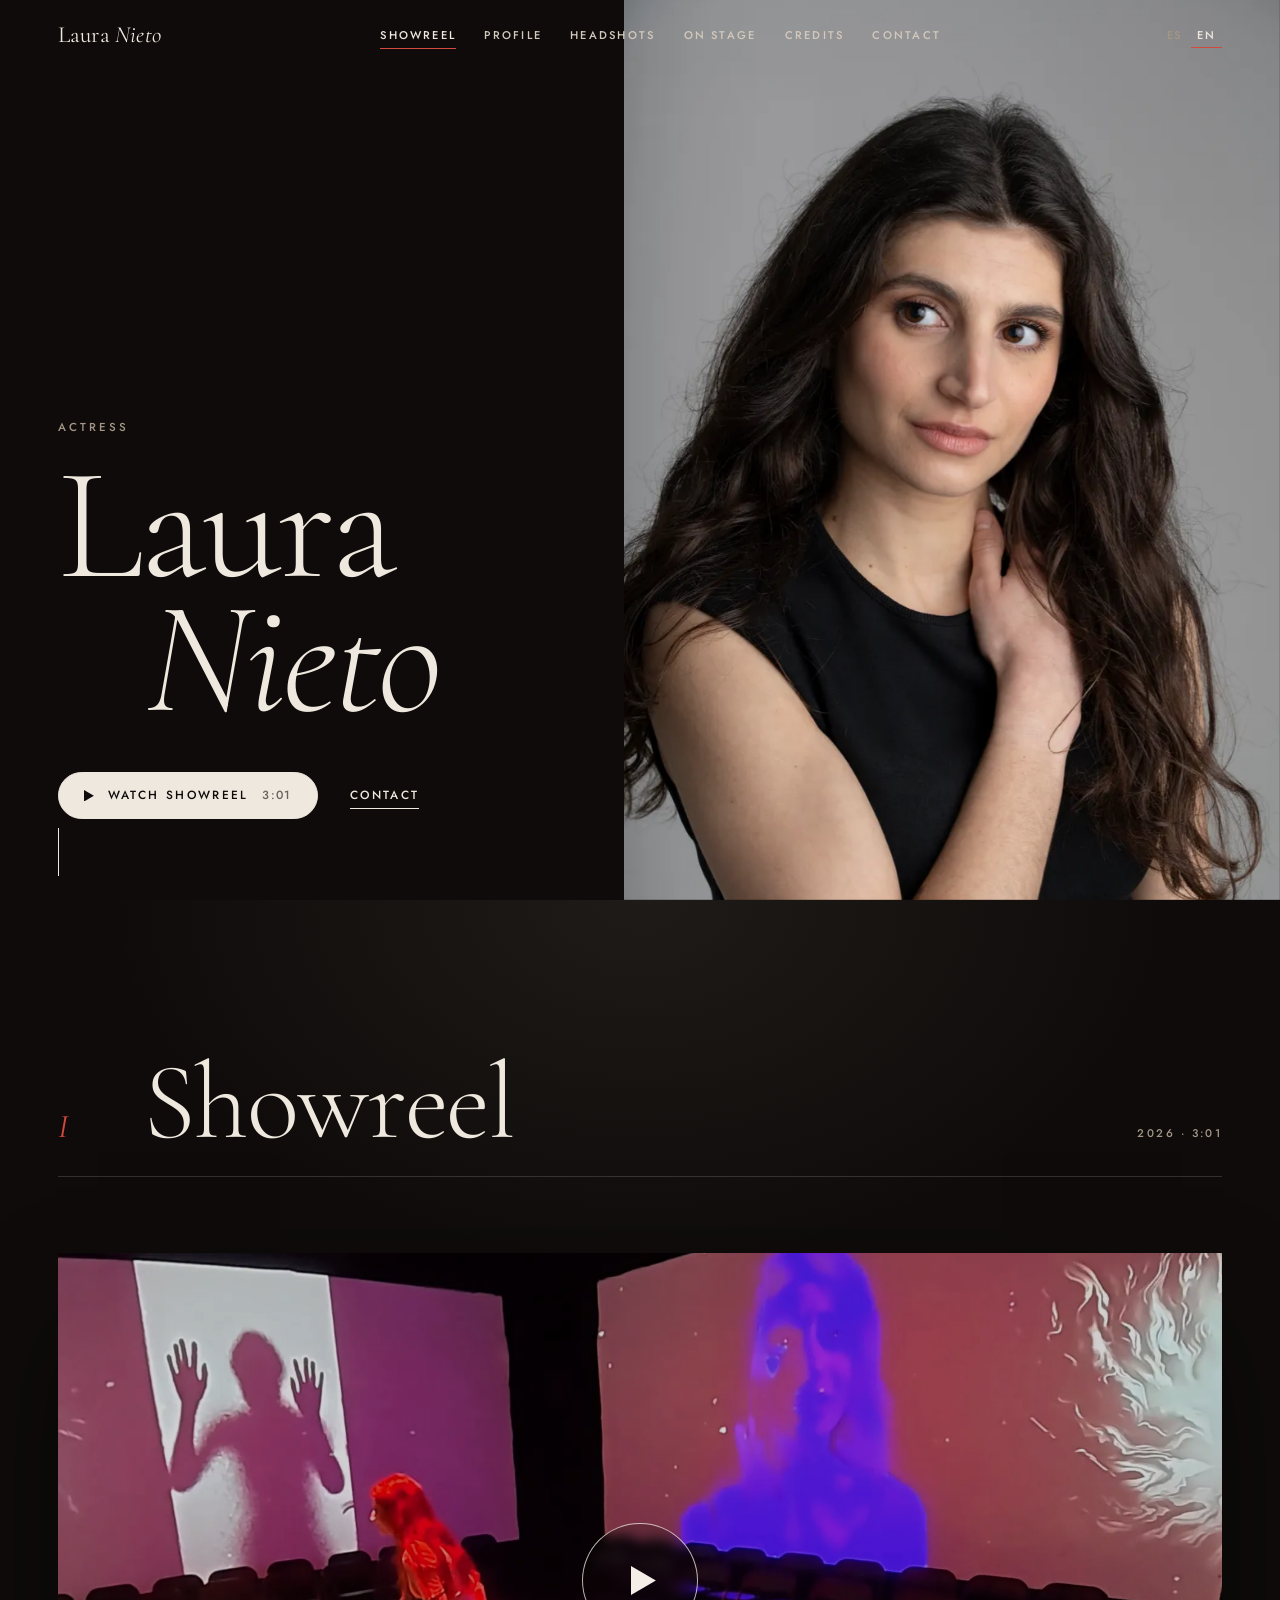
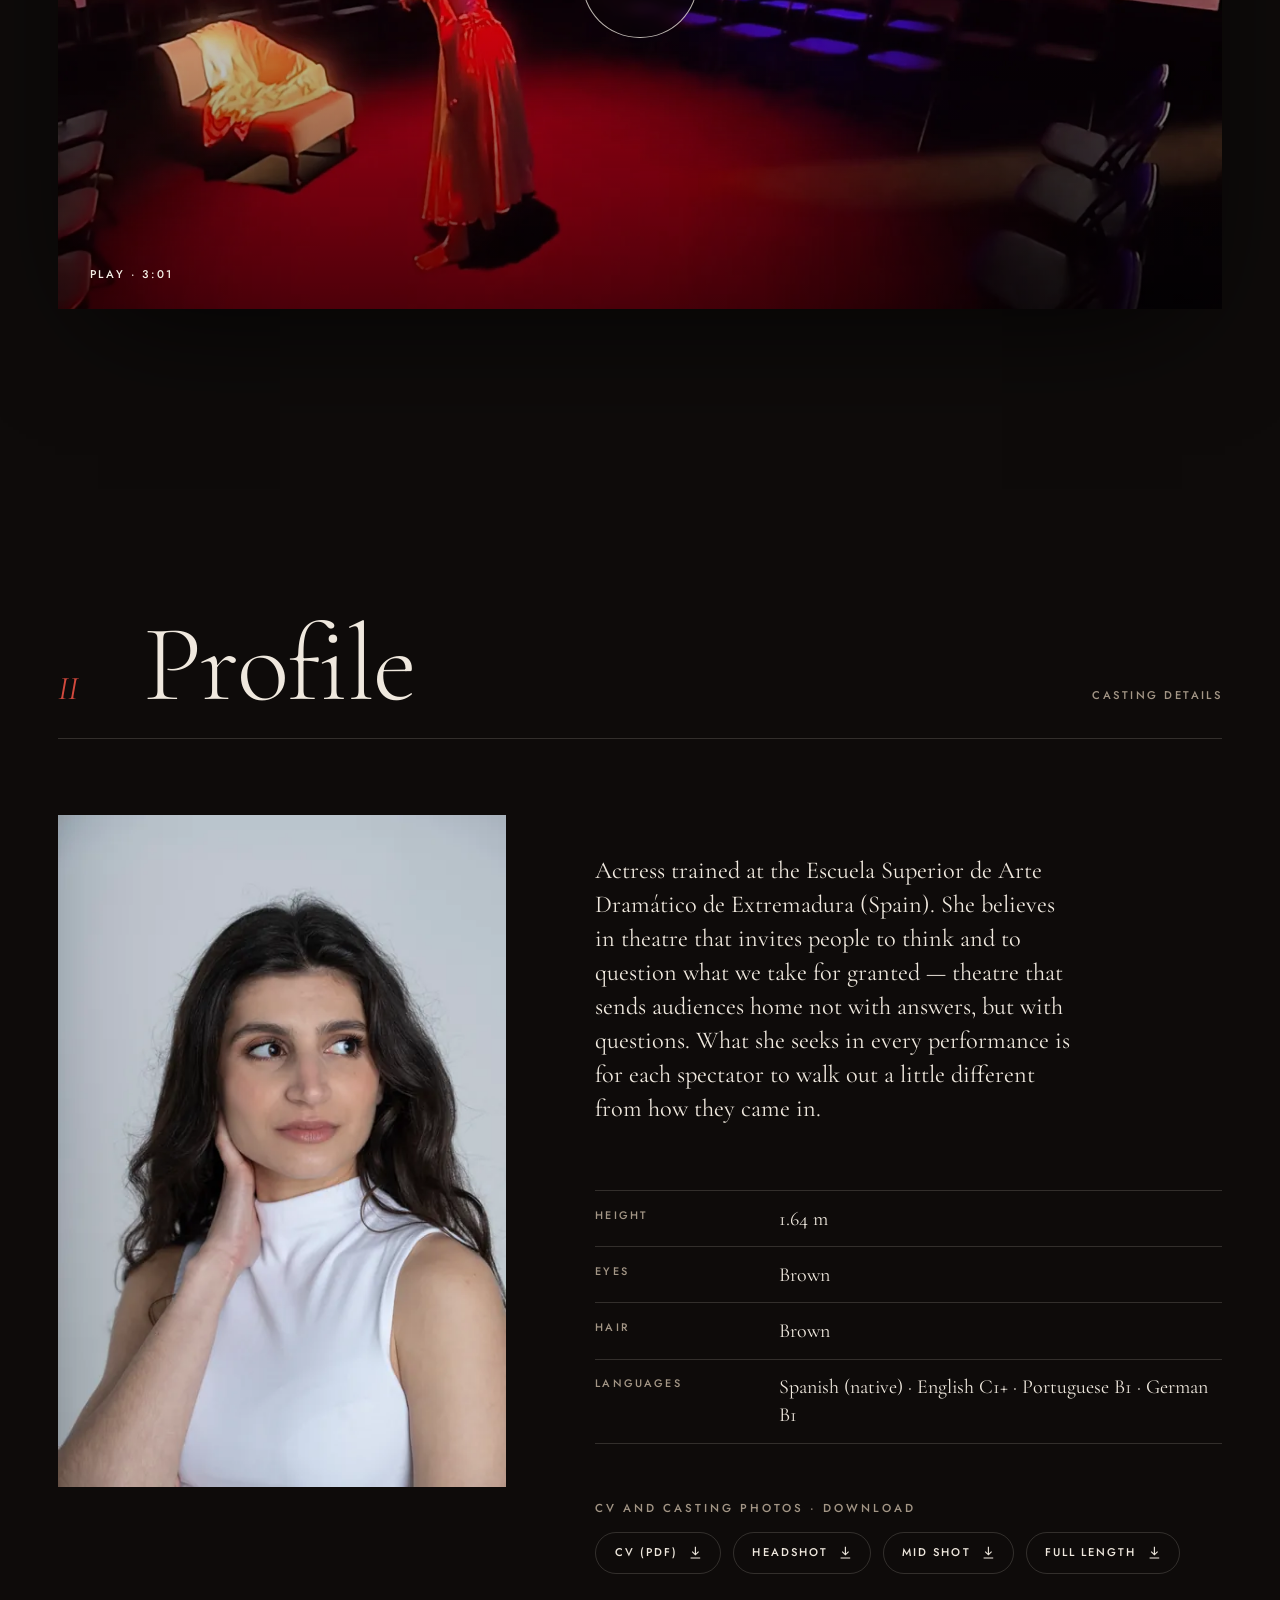
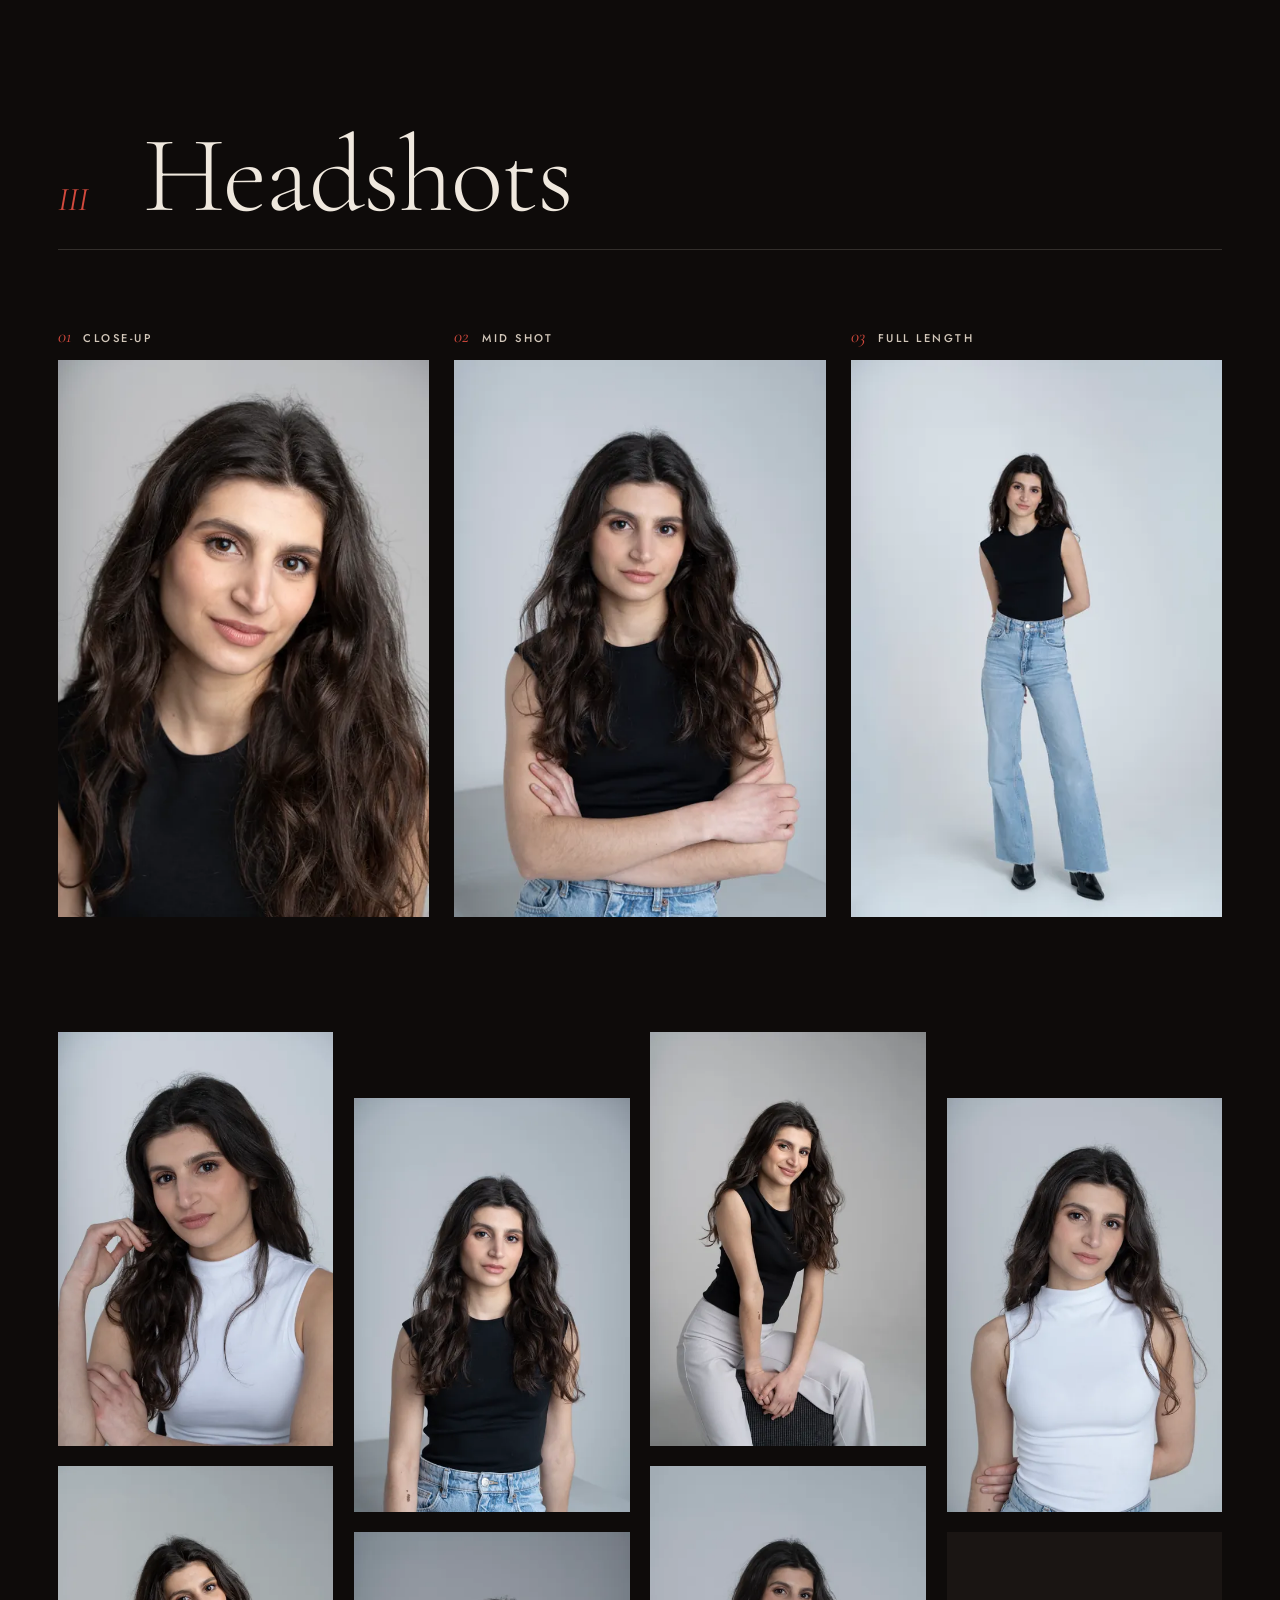
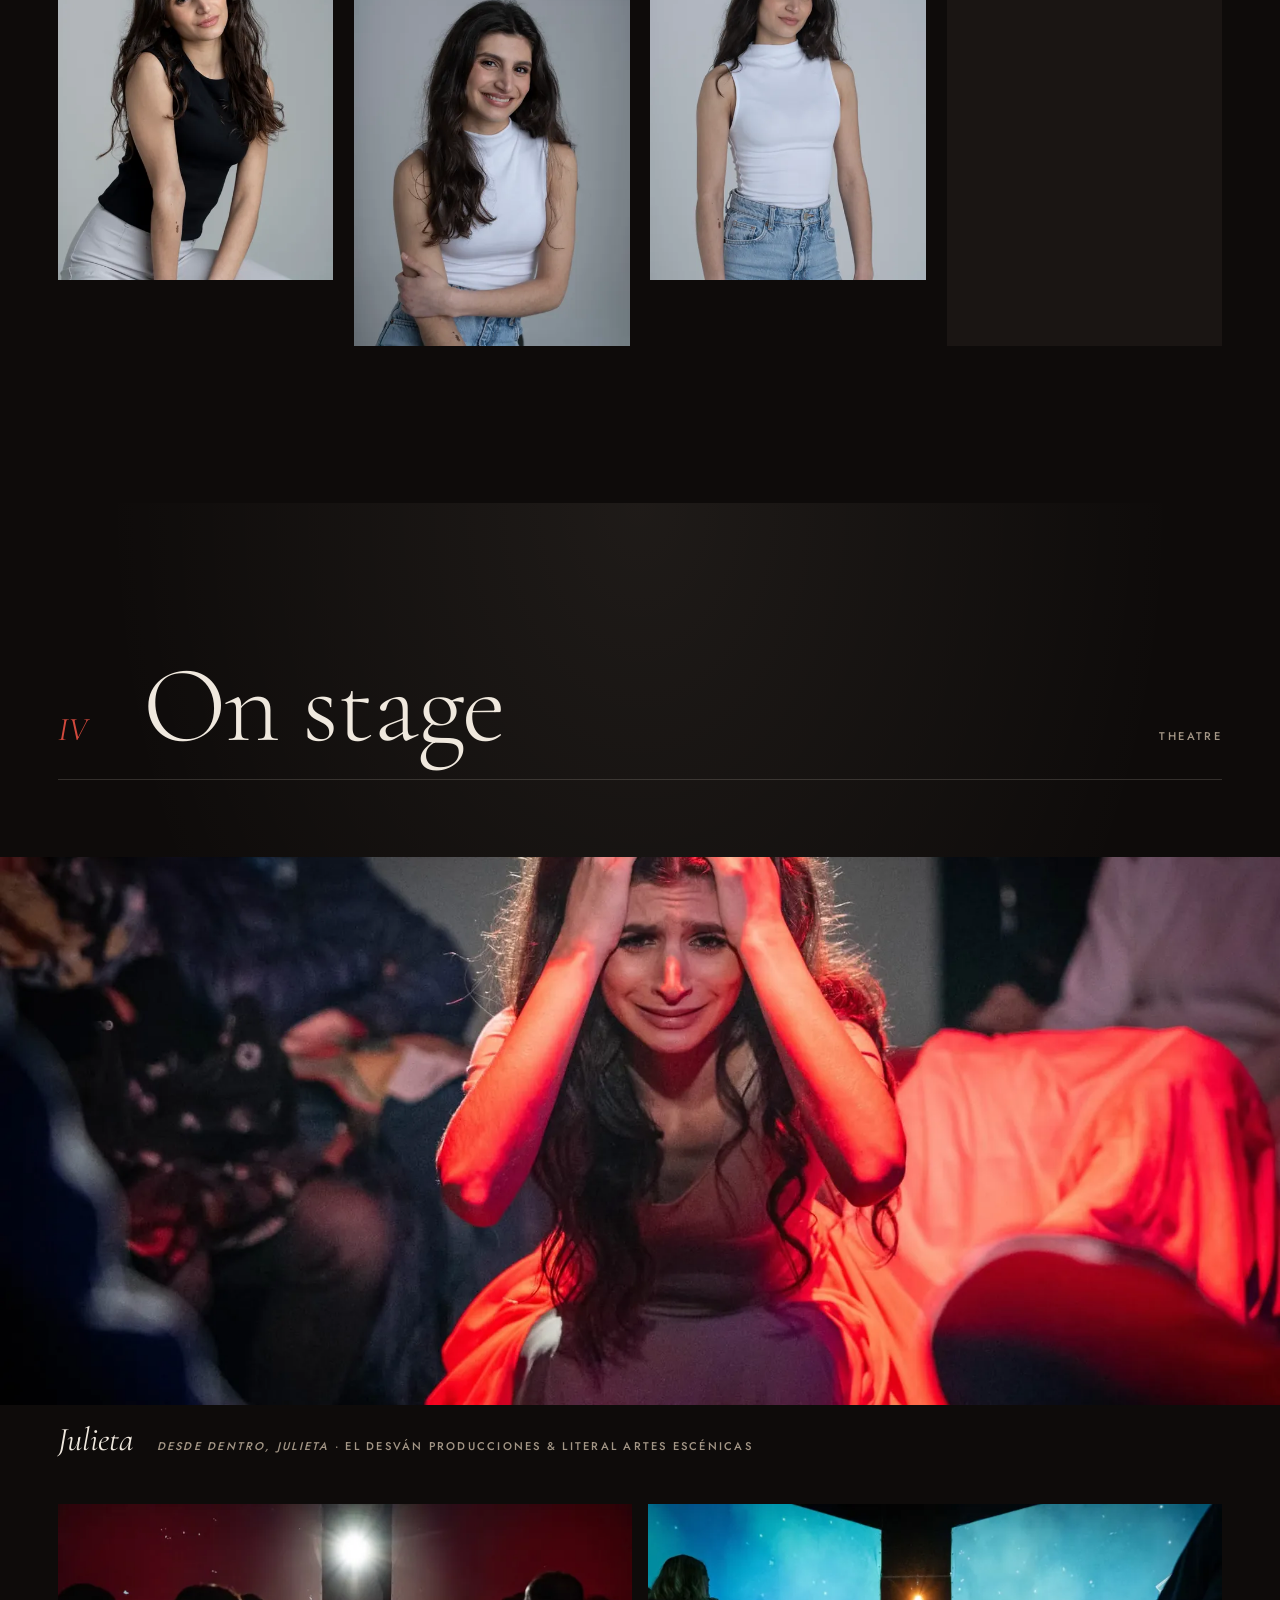
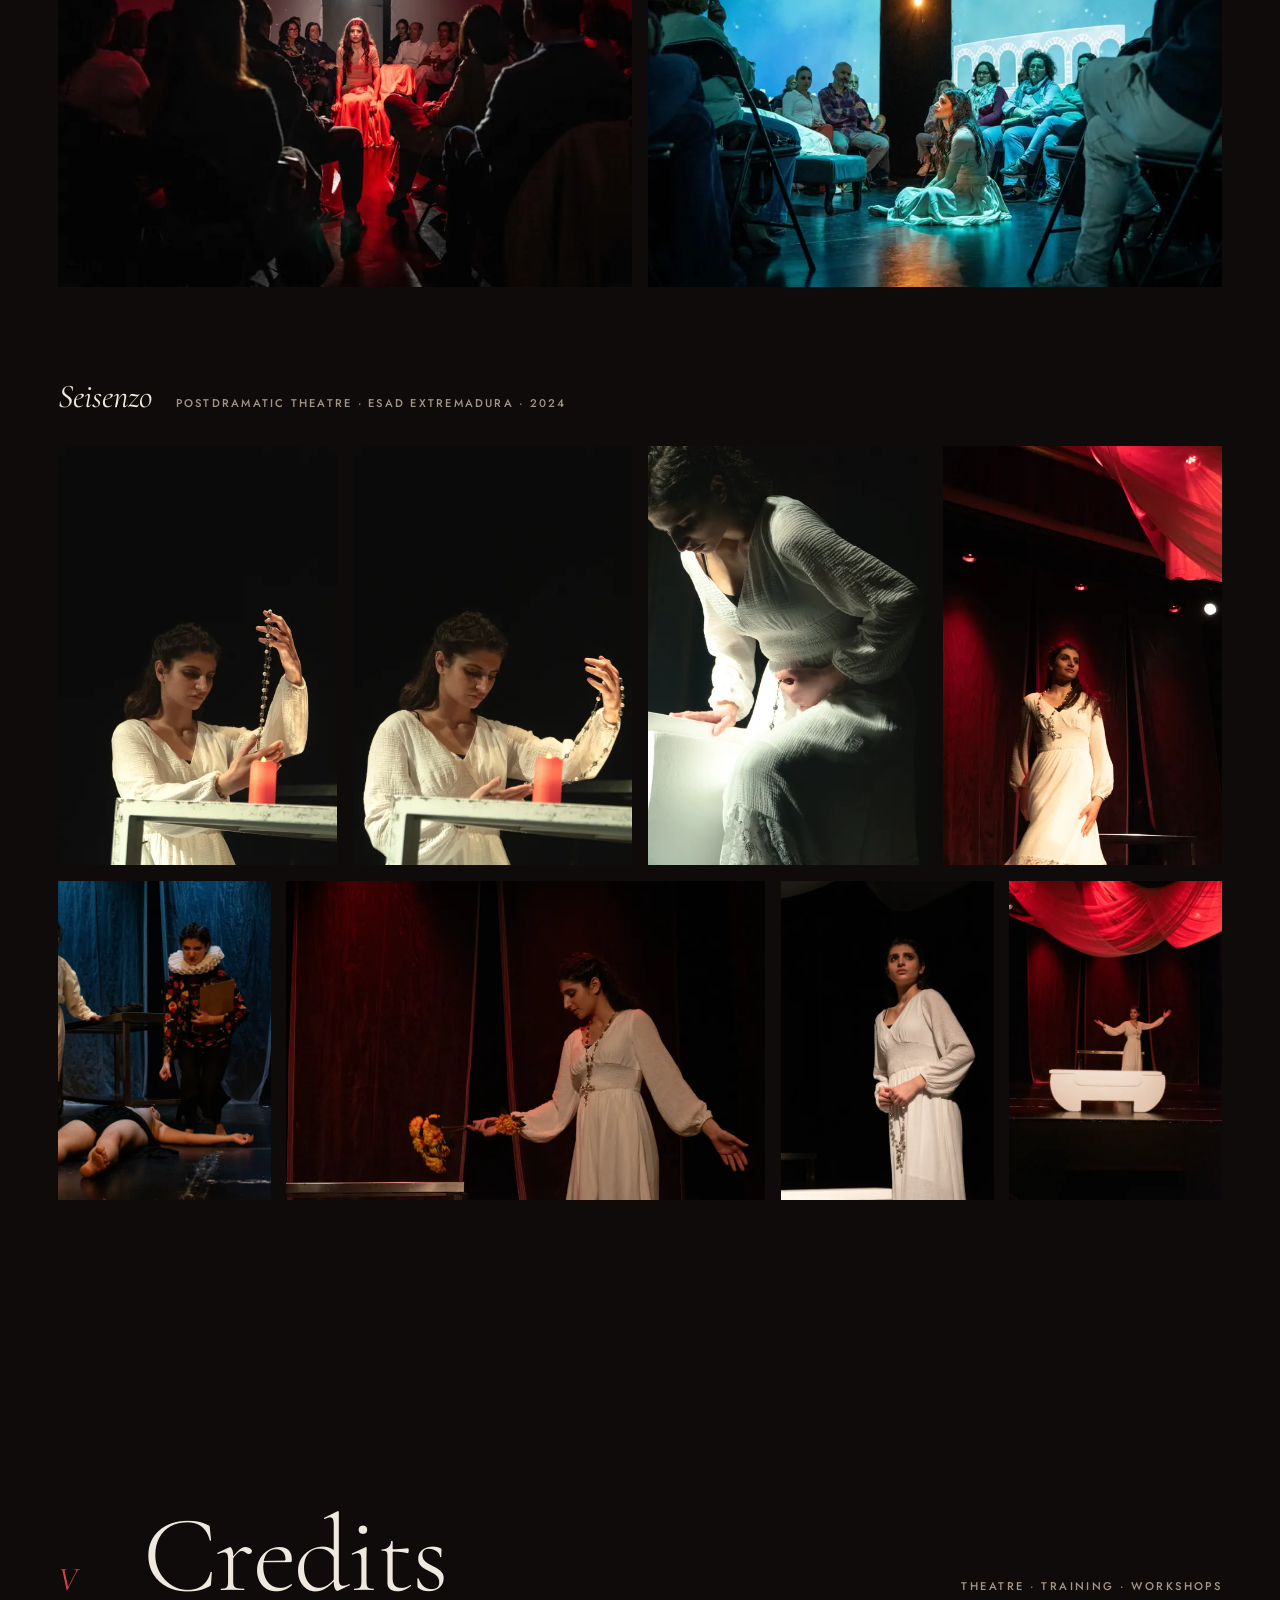
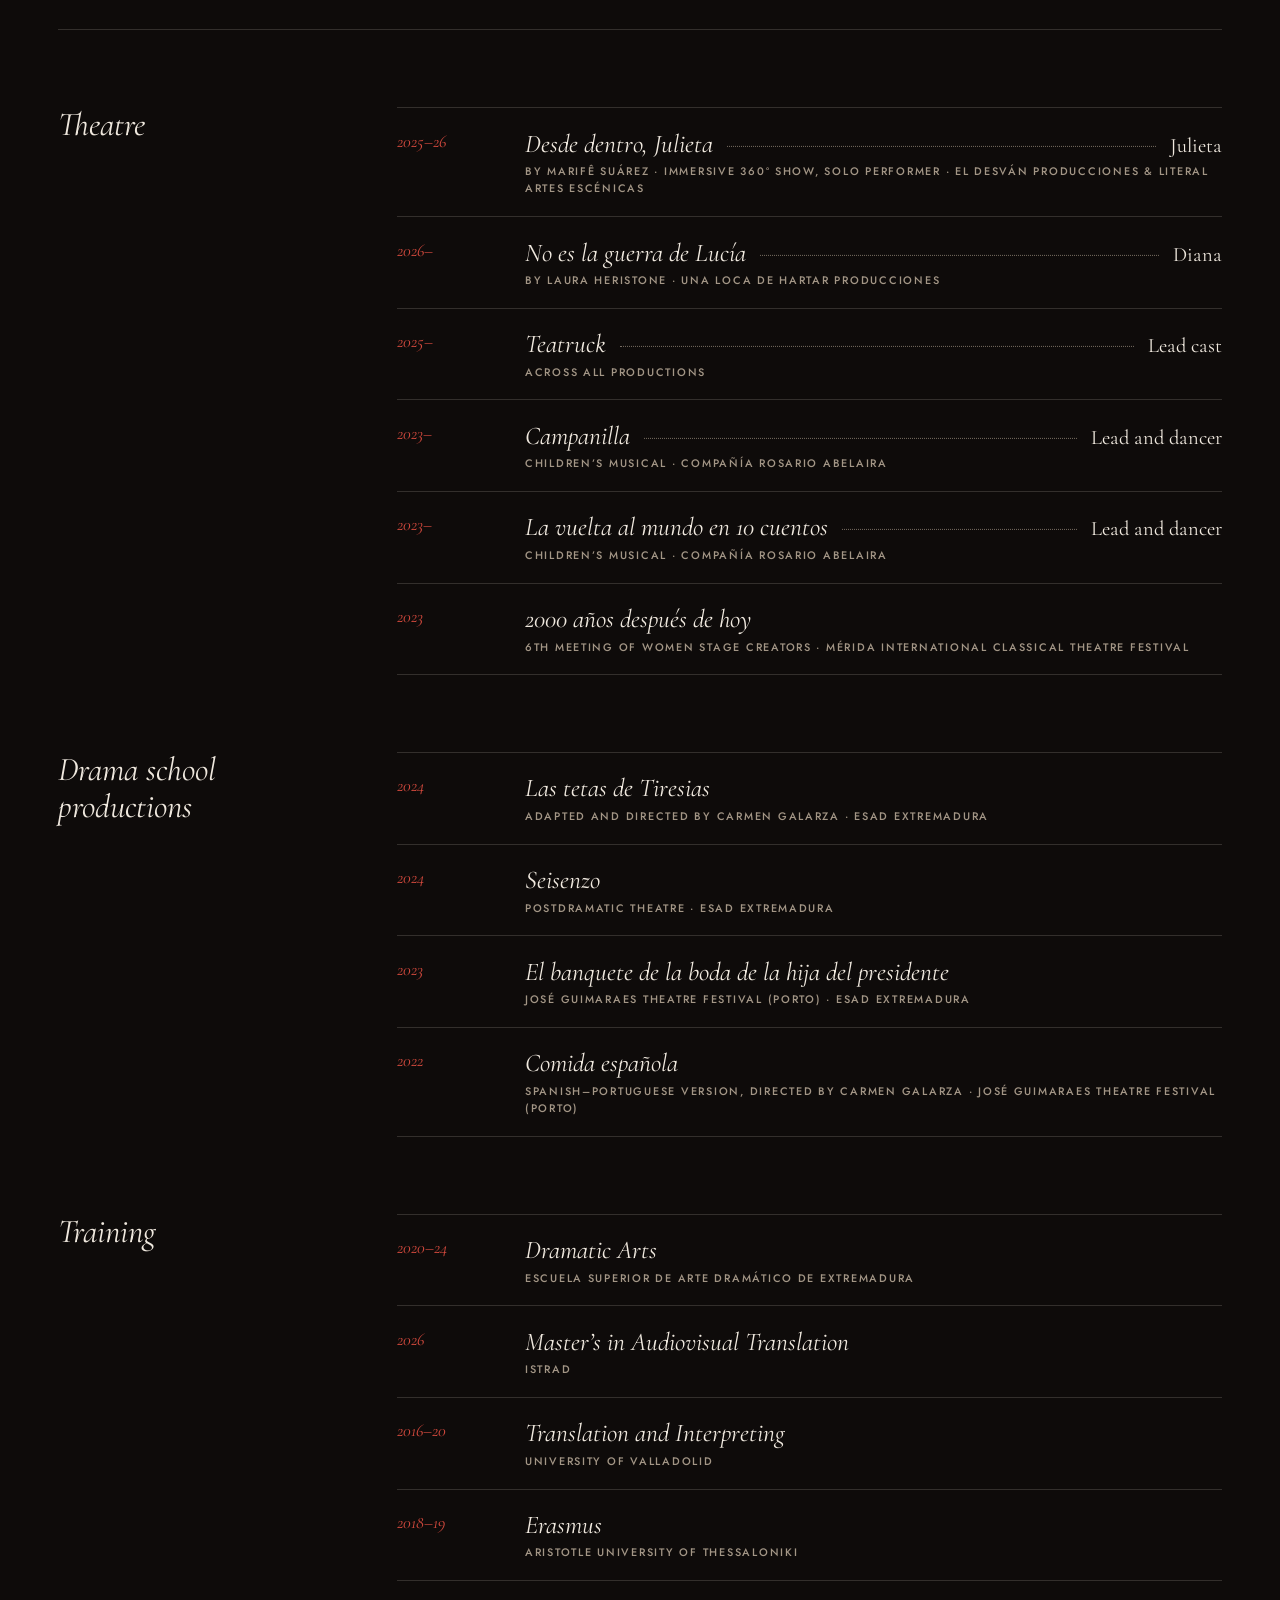
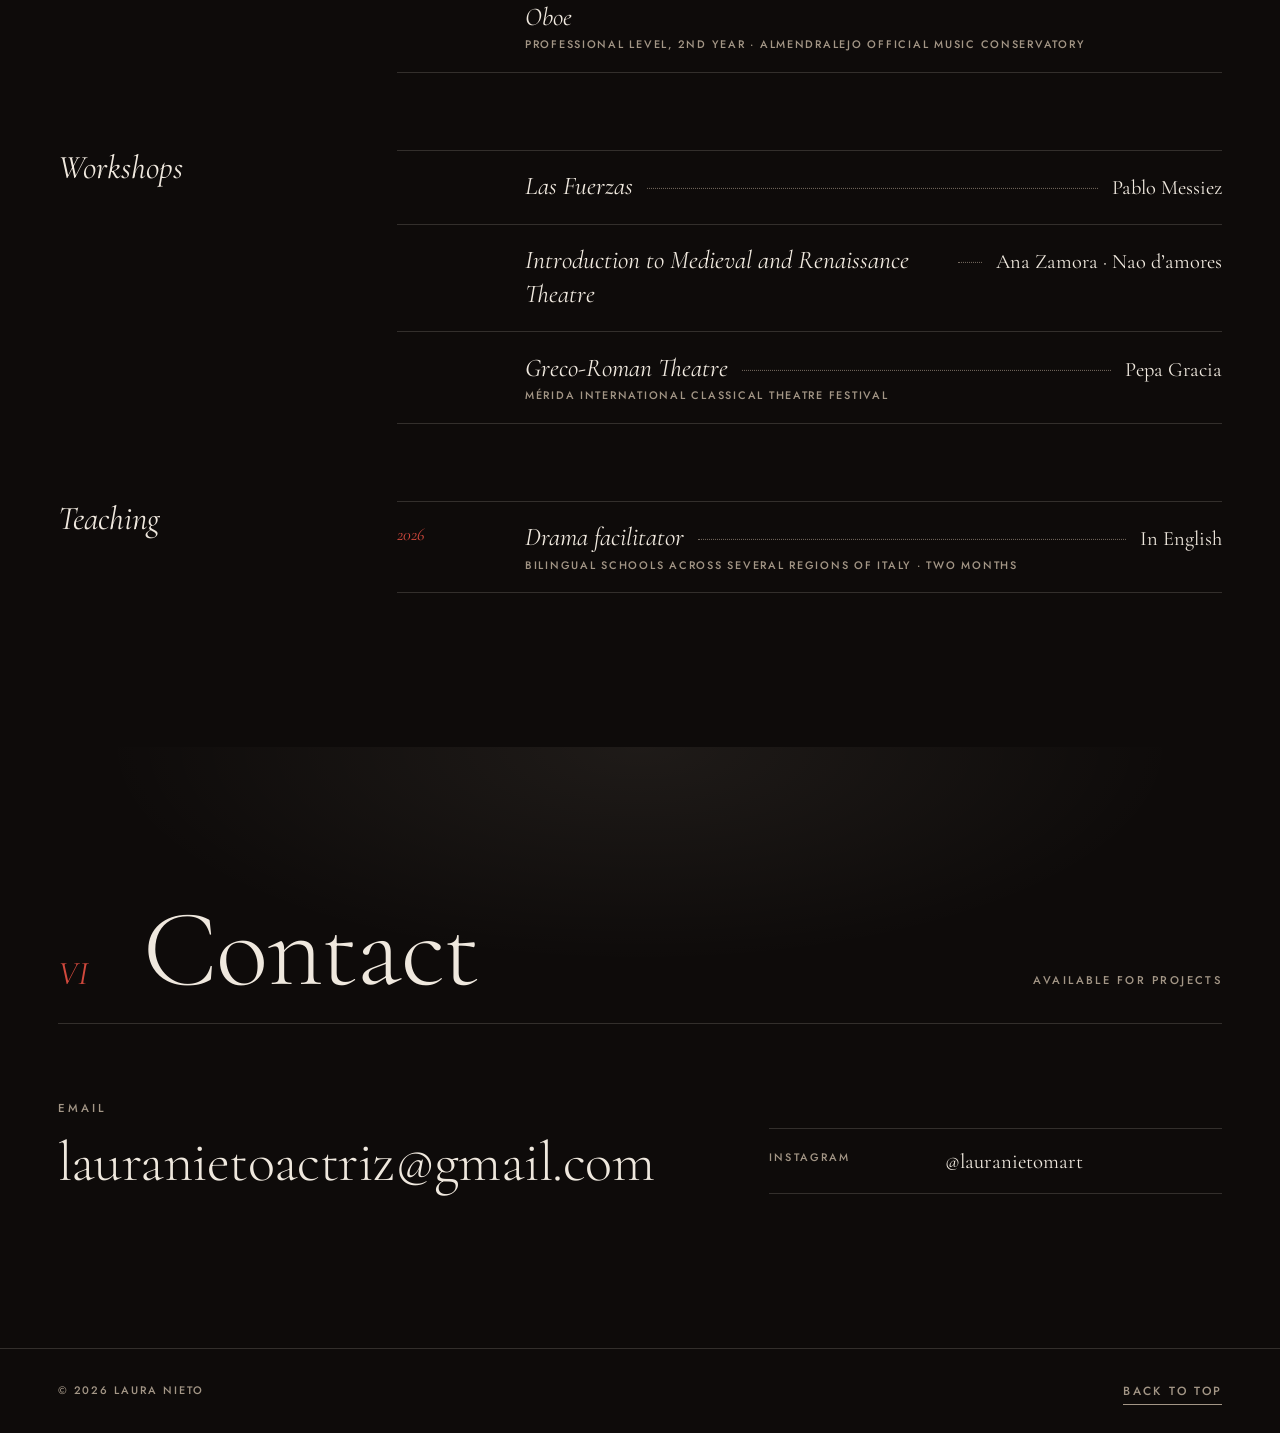
<file: index.html>
<!doctype html>
<html lang="es">
<head>
  <meta charset="utf-8">
  <meta name="viewport" content="width=device-width, initial-scale=1, viewport-fit=cover">
  <title>Laura Nieto — Actriz</title>
  <meta name="description" content="Laura Nieto, actriz. Videobook, book de fotos, trabajos en escena, trayectoria y contacto.">
  <meta name="theme-color" content="#F2EDE5">
  <meta name="color-scheme" content="light">

  <link rel="canonical" href="https://lauranietoactriz.com/">
  <meta property="og:type" content="website">
  <meta property="og:url" content="https://lauranietoactriz.com/">
  <meta property="og:title" content="Laura Nieto — Actriz">
  <meta property="og:description" content="Videobook, book, trabajos en escena y contacto.">
  <meta property="og:image" content="https://lauranietoactriz.com/img/og.jpg">
  <meta property="og:image:width" content="1200">
  <meta property="og:image:height" content="630">
  <meta property="og:locale" content="es_ES">
  <meta property="og:locale:alternate" content="en_GB">
  <meta name="twitter:card" content="summary_large_image">

  <link rel="icon" href="favicon.svg" type="image/svg+xml">
  <link rel="apple-touch-icon" href="apple-touch-icon.png">
  <link rel="preload" href="fonts/cormorant-garamond-latin-wght-normal.woff2" as="font" type="font/woff2" crossorigin>
  <link rel="preload" href="fonts/jost-latin-wght-normal.woff2" as="font" type="font/woff2" crossorigin>
  <link rel="stylesheet" href="css/styles.css">

  <script>
    /* Idioma: ?lang=en en la URL > preferencia guardada > idioma del navegador */
    (function () {
      var d = document.documentElement, l, s, p = null;
      d.classList.add('js');
      try { p = new URLSearchParams(location.search).get('lang'); } catch (e) {}
      try { s = localStorage.getItem('lang'); } catch (e) {}
      l = p || s || ((navigator.language || '').toLowerCase().indexOf('en') === 0 ? 'en' : 'es');
      d.lang = l === 'en' ? 'en' : 'es';
    })();
  </script>
  <script src="js/main.js" defer></script>

  <script type="application/ld+json">
  {
    "@context": "https://schema.org",
    "@type": "Person",
    "name": "Laura Nieto",
    "jobTitle": "Actriz",
    "url": "https://lauranietoactriz.com/",
    "image": "https://lauranietoactriz.com/img/book/headshot-1200.webp",
    "alumniOf": "Escuela Superior de Arte Dramático de Extremadura",
    "knowsLanguage": ["es", "en", "pt", "de"],
    "sameAs": ["https://www.instagram.com/lauranietomart/"]
  }
  </script>
</head>

<body data-scene="light">
  <a class="skip" href="#videobook"><span lang="es">Saltar al videobook</span><span lang="en">Skip to showreel</span></a>

  <!-- ============ CABECERA ============ -->
  <header class="site-header" id="top">
    <a class="brand" href="#inicio" aria-label="Laura Nieto">Laura <em>Nieto</em></a>

    <nav class="nav" id="nav" aria-label="Principal">
      <a href="#videobook"><span lang="es">Videobook</span><span lang="en">Showreel</span></a>
      <a href="#perfil"><span lang="es">Perfil</span><span lang="en">Profile</span></a>
      <a href="#book"><span lang="es">Book</span><span lang="en">Headshots</span></a>
      <a href="#escena"><span lang="es">En escena</span><span lang="en">On stage</span></a>
      <a href="#trayectoria"><span lang="es">Trayectoria</span><span lang="en">Credits</span></a>
      <a href="#contacto"><span lang="es">Contacto</span><span lang="en">Contact</span></a>
    </nav>

    <div class="header-tools">
      <div class="lang-switch" role="group" aria-label="Idioma / Language">
        <button type="button" data-set-lang="es" aria-label="Español">ES</button>
        <button type="button" data-set-lang="en" aria-label="English">EN</button>
      </div>
      <button class="menu-toggle" type="button" aria-expanded="false" aria-controls="nav">
        <span class="menu-toggle__bars" aria-hidden="true"></span>
        <span class="visually-hidden"><span lang="es">Menú</span><span lang="en">Menu</span></span>
      </button>
    </div>
  </header>

  <main>
    <!-- ============ PORTADA ============ -->
    <section class="hero" id="inicio" data-scene="light">
      <div class="hero__text">
        <p class="eyebrow hero__eyebrow"><span lang="es">Actriz</span><span lang="en">Actress</span></p>
        <h1 class="hero__name"><span class="hero__line">Laura</span> <span class="hero__line"><em>Nieto</em></span></h1>
        <div class="hero__actions">
          <a class="btn btn--solid" href="#videobook">
            <svg class="icon-play" viewBox="0 0 12 14" aria-hidden="true"><path d="M0 0l12 7-12 7z"/></svg>
            <span lang="es">Ver videobook</span><span lang="en">Watch showreel</span>
            <span class="btn__meta">3:01</span>
          </a>
          <a class="text-link" href="#contacto"><span lang="es">Contacto</span><span lang="en">Contact</span></a>
        </div>
      </div>

      <figure class="hero__photo">
        <img
          src="img/book/a744977-1200.webp"
          srcset="img/book/a744977-480.webp 480w, img/book/a744977-800.webp 800w, img/book/a744977-1200.webp 1200w, img/book/a744977-1800.webp 1800w, img/book/a744977-2400.webp 2400w"
          sizes="(min-width: 900px) 52vw, 100vw"
          width="1200" height="1800"
          alt="Laura Nieto, retrato de estudio"
          data-alt-en="Laura Nieto, studio portrait"
          fetchpriority="high" decoding="async">
      </figure>

      <a class="hero__scroll" href="#videobook" aria-hidden="true" tabindex="-1"><span></span></a>
    </section>

    <!-- ============ I · VIDEOBOOK ============ -->
    <section class="section section--stage" id="videobook" data-scene="dark">
      <div class="wrap">
        <header class="sec-head reveal">
          <span class="sec-num">I</span>
          <h2><span lang="es">Videobook</span><span lang="en">Showreel</span></h2>
          <p class="sec-meta">2026 · 3:01</p>
        </header>

        <!--
          Vídeo alojado en la propia web. Si más adelante se sube a Vimeo o YouTube,
          basta con poner aquí la URL de inserción, por ejemplo:
          data-embed="https://player.vimeo.com/video/123456789?autoplay=1&title=0&byline=0&portrait=0"
        -->
        <div class="player reveal" data-embed="">
          <video preload="none" playsinline>
            <source src="video/videobook-720.mp4" type="video/mp4" media="(max-width: 900px)">
            <source src="video/videobook-1080.mp4" type="video/mp4">
          </video>
          <button class="player__cover" type="button" aria-label="Reproducir videobook (3:01)" data-aria-en="Play showreel (3:01)">
            <img src="video/poster.webp" srcset="video/poster-960.webp 960w, video/poster.webp 1920w"
                 sizes="(min-width: 1440px) 1300px, 92vw" width="1920" height="1080" alt="" loading="lazy" decoding="async">
            <span class="player__play" aria-hidden="true">
              <svg viewBox="0 0 12 14"><path d="M0 0l12 7-12 7z"/></svg>
            </span>
            <span class="player__label" aria-hidden="true">
              <span lang="es">Reproducir</span><span lang="en">Play</span> · 3:01
            </span>
          </button>
        </div>
      </div>
    </section>

    <!-- ============ II · PERFIL ============ -->
    <section class="section" id="perfil" data-scene="light">
      <div class="wrap">
        <header class="sec-head reveal">
          <span class="sec-num">II</span>
          <h2><span lang="es">Perfil</span><span lang="en">Profile</span></h2>
          <p class="sec-meta"><span lang="es">Ficha artística</span><span lang="en">Casting details</span></p>
        </header>

        <div class="perfil">
          <figure class="perfil__photo reveal">
            <button type="button" class="zoom" data-gallery="perfil">
              <img
                src="img/book/a744788-800.webp"
                srcset="img/book/a744788-480.webp 480w, img/book/a744788-800.webp 800w, img/book/a744788-1200.webp 1200w, img/book/a744788-1800.webp 1800w, img/book/a744788-2400.webp 2400w"
                sizes="(min-width: 900px) 36vw, 100vw"
                width="800" height="1200" loading="lazy" decoding="async"
                alt="Laura Nieto, retrato de estudio mirando a un lado"
                data-alt-en="Laura Nieto, studio portrait looking aside">
            </button>
          </figure>

          <div class="perfil__body">
            <!-- BIOGRAFÍA (aprobada el 2026-11-12) -->
            <p class="perfil__bio reveal">
              <span lang="es">Actriz formada en la Escuela Superior de Arte Dramático de Extremadura. Cree en un teatro que invita a pensar y a cuestionar lo que damos por hecho, un teatro del que el público no se lleva respuestas, sino preguntas. Lo que busca en cada función es que el espectador salga un poco distinto de como entró.</span>
              <span lang="en">Actress trained at the Escuela Superior de Arte Dramático de Extremadura (Spain). She believes in theatre that invites people to think and to question what we take for granted — theatre that sends audiences home not with answers, but with questions. What she seeks in every performance is for each spectator to walk out a little different from how they came in.</span>
            </p>

            <!-- DATOS DE CASTING -->
            <dl class="datos reveal">
              <div><dt><span lang="es">Altura</span><span lang="en">Height</span></dt><dd><span lang="es">1,64 m</span><span lang="en">1.64 m</span></dd></div>
              <div><dt><span lang="es">Ojos</span><span lang="en">Eyes</span></dt><dd><span lang="es">Marrones</span><span lang="en">Brown</span></dd></div>
              <div><dt><span lang="es">Pelo</span><span lang="en">Hair</span></dt><dd><span lang="es">Castaño</span><span lang="en">Brown</span></dd></div>
              <div><dt><span lang="es">Idiomas</span><span lang="en">Languages</span></dt><dd>
                <span lang="es">Español (nativo) · Inglés C1+ · Portugués B1 · Alemán B1</span>
                <span lang="en">Spanish (native) · English C1+ · Portuguese B1 · German B1</span></dd></div>
            </dl>

            <div class="downloads reveal">
              <p class="eyebrow"><span lang="es">Currículum y fotos de casting · descarga</span><span lang="en">CV and casting photos · download</span></p>
              <ul>
                <li><a href="descargas/LauraNieto_CV.pdf" download>
                  <span lang="es">Currículum (PDF)</span><span lang="en">CV (PDF)</span>
                  <svg class="icon-dl" viewBox="0 0 16 16" aria-hidden="true"><path d="M8 1v10m-4-4 4 4 4-4M2 15h12"/></svg></a></li>
                <li><a href="descargas/LauraNieto_Headshot.jpg" download>
                  <span lang="es">Primer plano</span><span lang="en">Headshot</span>
                  <svg class="icon-dl" viewBox="0 0 16 16" aria-hidden="true"><path d="M8 1v10m-4-4 4 4 4-4M2 15h12"/></svg></a></li>
                <li><a href="descargas/LauraNieto_PlanoMedio.jpg" download>
                  <span lang="es">Plano medio</span><span lang="en">Mid shot</span>
                  <svg class="icon-dl" viewBox="0 0 16 16" aria-hidden="true"><path d="M8 1v10m-4-4 4 4 4-4M2 15h12"/></svg></a></li>
                <li><a href="descargas/LauraNieto_CuerpoEntero.jpg" download>
                  <span lang="es">Cuerpo entero</span><span lang="en">Full length</span>
                  <svg class="icon-dl" viewBox="0 0 16 16" aria-hidden="true"><path d="M8 1v10m-4-4 4 4 4-4M2 15h12"/></svg></a></li>
              </ul>
            </div>
          </div>
        </div>
      </div>
    </section>

    <!-- ============ III · BOOK ============ -->
    <section class="section section--tight-top" id="book" data-scene="light">
      <div class="wrap">
        <header class="sec-head reveal">
          <span class="sec-num">III</span>
          <h2><span lang="es">Book</span><span lang="en">Headshots</span></h2>
        </header>

        <!-- Las tres fotos de casting -->
        <div class="triptych">
          <figure class="reveal">
            <figcaption><span class="idx">01</span><span lang="es">Primer plano</span><span lang="en">Close-up</span></figcaption>
            <button type="button" class="zoom" data-gallery="book" data-caption="Primer plano|Close-up">
              <img src="img/book/headshot-800.webp"
                srcset="img/book/headshot-480.webp 480w, img/book/headshot-800.webp 800w, img/book/headshot-1200.webp 1200w, img/book/headshot-1800.webp 1800w, img/book/headshot-2400.webp 2400w"
                sizes="(min-width: 900px) 30vw, 78vw" width="800" height="1200" loading="lazy" decoding="async"
                alt="Laura Nieto, primer plano" data-alt-en="Laura Nieto, close-up">
            </button>
          </figure>
          <figure class="reveal">
            <figcaption><span class="idx">02</span><span lang="es">Plano medio</span><span lang="en">Mid shot</span></figcaption>
            <button type="button" class="zoom" data-gallery="book" data-caption="Plano medio|Mid shot">
              <img src="img/book/plano-medio-800.webp"
                srcset="img/book/plano-medio-480.webp 480w, img/book/plano-medio-800.webp 800w, img/book/plano-medio-1200.webp 1200w, img/book/plano-medio-1800.webp 1800w, img/book/plano-medio-2400.webp 2400w"
                sizes="(min-width: 900px) 30vw, 78vw" width="800" height="1200" loading="lazy" decoding="async"
                alt="Laura Nieto, plano medio" data-alt-en="Laura Nieto, mid shot">
            </button>
          </figure>
          <figure class="reveal">
            <figcaption><span class="idx">03</span><span lang="es">Cuerpo entero</span><span lang="en">Full length</span></figcaption>
            <button type="button" class="zoom" data-gallery="book" data-caption="Cuerpo entero|Full length">
              <img src="img/book/cuerpo-entero-800.webp"
                srcset="img/book/cuerpo-entero-480.webp 480w, img/book/cuerpo-entero-800.webp 800w, img/book/cuerpo-entero-1200.webp 1200w, img/book/cuerpo-entero-1800.webp 1800w, img/book/cuerpo-entero-2400.webp 2400w"
                sizes="(min-width: 900px) 30vw, 78vw" width="800" height="1200" loading="lazy" decoding="async"
                alt="Laura Nieto, cuerpo entero" data-alt-en="Laura Nieto, full length">
            </button>
          </figure>
        </div>

        <!-- Resto del book. Para añadir una foto: copiar un bloque <figure> y cambiar el nombre. -->
        <div class="book-grid">
          <figure class="reveal"><button type="button" class="zoom" data-gallery="book">
            <img src="img/book/a744765-800.webp" srcset="img/book/a744765-480.webp 480w, img/book/a744765-800.webp 800w, img/book/a744765-1200.webp 1200w, img/book/a744765-1800.webp 1800w, img/book/a744765-2400.webp 2400w"
              sizes="(min-width: 900px) 23vw, 50vw" width="800" height="1200" loading="lazy" decoding="async" alt="Laura Nieto, retrato de estudio" data-alt-en="Laura Nieto, studio portrait"></button></figure>
          <figure class="reveal"><button type="button" class="zoom" data-gallery="book">
            <img src="img/book/a744740-800.webp" srcset="img/book/a744740-480.webp 480w, img/book/a744740-800.webp 800w, img/book/a744740-1200.webp 1200w, img/book/a744740-1800.webp 1800w, img/book/a744740-2400.webp 2400w"
              sizes="(min-width: 900px) 23vw, 50vw" width="800" height="1200" loading="lazy" decoding="async" alt="Laura Nieto, retrato de estudio" data-alt-en="Laura Nieto, studio portrait"></button></figure>
          <figure class="reveal"><button type="button" class="zoom" data-gallery="book">
            <img src="img/book/a744943-800.webp" srcset="img/book/a744943-480.webp 480w, img/book/a744943-800.webp 800w, img/book/a744943-1200.webp 1200w, img/book/a744943-1800.webp 1800w, img/book/a744943-2400.webp 2400w"
              sizes="(min-width: 900px) 23vw, 50vw" width="800" height="1200" loading="lazy" decoding="async" alt="Laura Nieto, retrato de estudio sentada" data-alt-en="Laura Nieto, seated studio portrait"></button></figure>
          <figure class="reveal"><button type="button" class="zoom" data-gallery="book">
            <img src="img/book/a744794-800.webp" srcset="img/book/a744794-480.webp 480w, img/book/a744794-800.webp 800w, img/book/a744794-1200.webp 1200w, img/book/a744794-1800.webp 1800w, img/book/a744794-2400.webp 2400w"
              sizes="(min-width: 900px) 23vw, 50vw" width="800" height="1200" loading="lazy" decoding="async" alt="Laura Nieto, retrato de estudio" data-alt-en="Laura Nieto, studio portrait"></button></figure>
          <figure class="reveal"><button type="button" class="zoom" data-gallery="book">
            <img src="img/book/a744944-800.webp" srcset="img/book/a744944-480.webp 480w, img/book/a744944-800.webp 800w, img/book/a744944-1200.webp 1200w, img/book/a744944-1800.webp 1800w, img/book/a744944-2400.webp 2400w"
              sizes="(min-width: 900px) 23vw, 50vw" width="800" height="1200" loading="lazy" decoding="async" alt="Laura Nieto, retrato de estudio sentada" data-alt-en="Laura Nieto, seated studio portrait"></button></figure>
          <figure class="reveal"><button type="button" class="zoom" data-gallery="book">
            <img src="img/book/a744833-800.webp" srcset="img/book/a744833-480.webp 480w, img/book/a744833-800.webp 800w, img/book/a744833-1200.webp 1200w, img/book/a744833-1800.webp 1800w, img/book/a744833-2400.webp 2400w"
              sizes="(min-width: 900px) 23vw, 50vw" width="800" height="1200" loading="lazy" decoding="async" alt="Laura Nieto, retrato de estudio sonriendo" data-alt-en="Laura Nieto, smiling studio portrait"></button></figure>
          <figure class="reveal"><button type="button" class="zoom" data-gallery="book">
            <img src="img/book/a744849-800.webp" srcset="img/book/a744849-480.webp 480w, img/book/a744849-800.webp 800w, img/book/a744849-1200.webp 1200w, img/book/a744849-1800.webp 1800w, img/book/a744849-2400.webp 2400w"
              sizes="(min-width: 900px) 23vw, 50vw" width="800" height="1200" loading="lazy" decoding="async" alt="Laura Nieto, plano americano" data-alt-en="Laura Nieto, three-quarter shot"></button></figure>
          <figure class="reveal"><button type="button" class="zoom" data-gallery="book">
            <img src="img/book/a744977-800.webp" srcset="img/book/a744977-480.webp 480w, img/book/a744977-800.webp 800w, img/book/a744977-1200.webp 1200w, img/book/a744977-1800.webp 1800w, img/book/a744977-2400.webp 2400w"
              sizes="(min-width: 900px) 23vw, 50vw" width="800" height="1200" loading="lazy" decoding="async" alt="Laura Nieto, retrato de estudio" data-alt-en="Laura Nieto, studio portrait"></button></figure>
        </div>
      </div>
    </section>

    <!-- ============ IV · EN ESCENA ============ -->
    <section class="section section--stage" id="escena" data-scene="dark">
      <div class="wrap">
        <header class="sec-head reveal">
          <span class="sec-num">IV</span>
          <h2><span lang="es">En escena</span><span lang="en">On stage</span></h2>
          <p class="sec-meta"><span lang="es">Teatro</span><span lang="en">Theatre</span></p>
        </header>
      </div>

      <!-- Producción: Julieta (montaje inmersivo). Título exacto pendiente de confirmar. -->
      <figure class="stage-feature reveal">
        <button type="button" class="zoom" data-gallery="escena" data-caption="Julieta · Desde dentro, Julieta">
          <img src="img/escena/julieta-3-1200.webp"
            srcset="img/escena/julieta-3-480.webp 480w, img/escena/julieta-3-800.webp 800w, img/escena/julieta-3-1200.webp 1200w, img/escena/julieta-3-1800.webp 1800w, img/escena/julieta-3-2048.webp 2048w"
            sizes="100vw" width="1200" height="800" loading="lazy" decoding="async"
            alt="Laura Nieto como Julieta, con las manos en la cabeza bajo luz roja" data-alt-en="Laura Nieto as Juliet, hands in her hair under red light">
        </button>
        <figcaption class="wrap stage-caption">
          <span class="stage-caption__role">Julieta</span>
          <span class="stage-caption__work"><em>Desde dentro, Julieta</em> · El Desván Producciones &amp; Literal Artes Escénicas</span>
        </figcaption>
      </figure>

      <div class="wrap">
        <div class="stage-rows">
          <div class="stage-row">
            <figure class="reveal land" style="--ar:1.5"><button type="button" class="zoom" data-gallery="escena" data-caption="Julieta · Desde dentro, Julieta">
              <img src="img/escena/julieta-1-1200.webp" srcset="img/escena/julieta-1-480.webp 480w, img/escena/julieta-1-800.webp 800w, img/escena/julieta-1-1200.webp 1200w, img/escena/julieta-1-1800.webp 1800w, img/escena/julieta-1-2048.webp 2048w"
                sizes="(min-width: 900px) 46vw, 100vw" width="1200" height="800" loading="lazy" decoding="async"
                alt="Laura Nieto como Julieta, sentada entre el público" data-alt-en="Laura Nieto as Juliet, seated among the audience"></button></figure>
            <figure class="reveal land" style="--ar:1.5"><button type="button" class="zoom" data-gallery="escena" data-caption="Julieta · Desde dentro, Julieta">
              <img src="img/escena/julieta-2-1200.webp" srcset="img/escena/julieta-2-480.webp 480w, img/escena/julieta-2-800.webp 800w, img/escena/julieta-2-1200.webp 1200w, img/escena/julieta-2-1800.webp 1800w, img/escena/julieta-2-2048.webp 2048w"
                sizes="(min-width: 900px) 46vw, 100vw" width="1200" height="800" loading="lazy" decoding="async"
                alt="Laura Nieto como Julieta, en el suelo bajo un cielo estrellado proyectado" data-alt-en="Laura Nieto as Juliet, on the floor beneath a projected starry sky"></button></figure>
          </div>

          <!-- Producción 2 (vestido blanco): Seisenzo. Hacía varios personajes, así que no se nombra ninguno. -->
          <p class="stage-caption stage-caption--inline reveal">
            <em class="stage-caption__role">Seisenzo</em>
            <span class="stage-caption__work"><span lang="es">Teatro posdramático · ESAD de Extremadura · 2024</span><span lang="en">Postdramatic theatre · ESAD Extremadura · 2024</span></span>
          </p>
          <div class="stage-row">
            <figure class="reveal" style="--ar:.6667"><button type="button" class="zoom" data-gallery="escena" data-caption="Seisenzo · ESAD de Extremadura|Seisenzo · ESAD Extremadura">
              <img src="img/escena/dsc2341-800.webp" srcset="img/escena/dsc2341-480.webp 480w, img/escena/dsc2341-800.webp 800w, img/escena/dsc2341-1200.webp 1200w, img/escena/dsc2341-1800.webp 1800w, img/escena/dsc2341-2400.webp 2400w"
                sizes="(min-width: 900px) 23vw, 50vw" width="800" height="1200" loading="lazy" decoding="async"
                alt="Laura Nieto en escena, con un rosario junto a una vela" data-alt-en="Laura Nieto on stage, holding a rosary beside a candle"></button></figure>
            <figure class="reveal" style="--ar:.6667"><button type="button" class="zoom" data-gallery="escena" data-caption="Seisenzo · ESAD de Extremadura|Seisenzo · ESAD Extremadura">
              <img src="img/escena/dsc2342-800.webp" srcset="img/escena/dsc2342-480.webp 480w, img/escena/dsc2342-800.webp 800w, img/escena/dsc2342-1200.webp 1200w, img/escena/dsc2342-1800.webp 1800w, img/escena/dsc2342-2400.webp 2400w"
                sizes="(min-width: 900px) 23vw, 50vw" width="800" height="1200" loading="lazy" decoding="async"
                alt="Laura Nieto en escena, junto a una vela encendida" data-alt-en="Laura Nieto on stage, beside a lit candle"></button></figure>
            <figure class="reveal" style="--ar:.6667"><button type="button" class="zoom" data-gallery="escena" data-caption="Seisenzo · ESAD de Extremadura|Seisenzo · ESAD Extremadura">
              <img src="img/escena/dsc2353-800.webp" srcset="img/escena/dsc2353-480.webp 480w, img/escena/dsc2353-800.webp 800w, img/escena/dsc2353-1200.webp 1200w, img/escena/dsc2353-1800.webp 1800w, img/escena/dsc2353-2400.webp 2400w"
                sizes="(min-width: 900px) 23vw, 50vw" width="800" height="1200" loading="lazy" decoding="async"
                alt="Laura Nieto en escena, inclinada bajo un haz de luz" data-alt-en="Laura Nieto on stage, leaning into a beam of light"></button></figure>
            <figure class="reveal" style="--ar:.6667"><button type="button" class="zoom" data-gallery="escena" data-caption="Seisenzo · ESAD de Extremadura|Seisenzo · ESAD Extremadura">
              <img src="img/escena/dsc2402-800.webp" srcset="img/escena/dsc2402-480.webp 480w, img/escena/dsc2402-800.webp 800w, img/escena/dsc2402-1200.webp 1200w, img/escena/dsc2402-1800.webp 1800w, img/escena/dsc2402-2400.webp 2400w"
                sizes="(min-width: 900px) 23vw, 50vw" width="800" height="1200" loading="lazy" decoding="async"
                alt="Laura Nieto en escena, vestido blanco ante un telón rojo" data-alt-en="Laura Nieto on stage, white dress before a red curtain"></button></figure>
          </div>
          <div class="stage-row">
            <figure class="reveal" style="--ar:.6667"><button type="button" class="zoom" data-gallery="escena" data-caption="Seisenzo · ESAD de Extremadura|Seisenzo · ESAD Extremadura">
              <img src="img/escena/dsc5349-800.webp" srcset="img/escena/dsc5349-480.webp 480w, img/escena/dsc5349-800.webp 800w, img/escena/dsc5349-1200.webp 1200w, img/escena/dsc5349-1800.webp 1800w, img/escena/dsc5349-2400.webp 2400w"
                sizes="(min-width: 900px) 18vw, 50vw" width="800" height="1200" loading="lazy" decoding="async"
                alt="Escena con gorguera y una figura tendida en el suelo" data-alt-en="Scene with a ruff collar and a figure lying on the floor"></button></figure>
            <figure class="reveal land" style="--ar:1.5"><button type="button" class="zoom" data-gallery="escena" data-caption="Seisenzo · ESAD de Extremadura|Seisenzo · ESAD Extremadura">
              <img src="img/escena/dsc5463-1200.webp" srcset="img/escena/dsc5463-480.webp 480w, img/escena/dsc5463-800.webp 800w, img/escena/dsc5463-1200.webp 1200w, img/escena/dsc5463-1800.webp 1800w, img/escena/dsc5463-2400.webp 2400w"
                sizes="(min-width: 900px) 40vw, 100vw" width="1200" height="800" loading="lazy" decoding="async"
                alt="Laura Nieto en escena, dejando caer flores secas" data-alt-en="Laura Nieto on stage, letting dried flowers fall"></button></figure>
            <figure class="reveal" style="--ar:.6667"><button type="button" class="zoom" data-gallery="escena" data-caption="Seisenzo · ESAD de Extremadura|Seisenzo · ESAD Extremadura">
              <img src="img/escena/dsc5443-800.webp" srcset="img/escena/dsc5443-480.webp 480w, img/escena/dsc5443-800.webp 800w, img/escena/dsc5443-1200.webp 1200w, img/escena/dsc5443-1800.webp 1800w, img/escena/dsc5443-2400.webp 2400w"
                sizes="(min-width: 900px) 18vw, 50vw" width="800" height="1200" loading="lazy" decoding="async"
                alt="Laura Nieto en escena, mirando hacia arriba" data-alt-en="Laura Nieto on stage, looking upwards"></button></figure>
            <figure class="reveal m-full" style="--ar:.6667"><button type="button" class="zoom" data-gallery="escena" data-caption="Seisenzo · ESAD de Extremadura|Seisenzo · ESAD Extremadura">
              <img src="img/escena/dsc5455-800.webp" srcset="img/escena/dsc5455-480.webp 480w, img/escena/dsc5455-800.webp 800w, img/escena/dsc5455-1200.webp 1200w, img/escena/dsc5455-1800.webp 1800w, img/escena/dsc5455-2400.webp 2400w"
                sizes="(min-width: 900px) 18vw, 100vw" width="800" height="1200" loading="lazy" decoding="async"
                alt="Laura Nieto con los brazos abiertos bajo un telón rojo" data-alt-en="Laura Nieto with open arms beneath a red drape"></button></figure>
          </div>
        </div>
      </div>
    </section>

    <!-- ============ V · TRAYECTORIA ============ -->
    <section class="section" id="trayectoria" data-scene="light">
      <div class="wrap">
        <header class="sec-head reveal">
          <span class="sec-num">V</span>
          <h2><span lang="es">Trayectoria</span><span lang="en">Credits</span></h2>
          <p class="sec-meta"><span lang="es">Teatro · Formación · Talleres</span><span lang="en">Theatre · Training · Workshops</span></p>
        </header>

        <!--
          Cada trabajo es un <li class="credit">. Para añadir uno, copiar un bloque y cambiar los datos.
          Los títulos de las obras no se traducen. Años sin confirmar: se dejan vacíos.
          Cuando haya trabajos audiovisuales, añadir un bloque "Audiovisual / Screen" como los de abajo.
        -->
        <div class="credits">
          <div class="credits__block reveal">
            <h3><span lang="es">Teatro</span><span lang="en">Theatre</span></h3>
            <ol class="credit-list">
              <li class="credit">
                <span class="credit__year">2025–26</span>
                <span class="credit__main"><em class="credit__work">Desde dentro, Julieta</em><span class="credit__leader" aria-hidden="true"></span><span class="credit__role">Julieta</span></span>
                <span class="credit__meta"><span lang="es">De MariFê Suárez · Espectáculo inmersivo 360º, única actriz · El Desván Producciones y Literal Artes Escénicas</span><span lang="en">By MariFê Suárez · Immersive 360º show, solo performer · El Desván Producciones &amp; Literal Artes Escénicas</span></span>
              </li>
              <li class="credit">
                <span class="credit__year"><span lang="es">Desde 2026</span><span lang="en">2026–</span></span>
                <span class="credit__main"><em class="credit__work">No es la guerra de Lucía</em><span class="credit__leader" aria-hidden="true"></span><span class="credit__role">Diana</span></span>
                <span class="credit__meta"><span lang="es">De Laura Heristone · Una Loca de Hartar Producciones</span><span lang="en">By Laura Heristone · Una Loca de Hartar Producciones</span></span>
              </li>
              <li class="credit">
                <span class="credit__year"><span lang="es">Desde 2025</span><span lang="en">2025–</span></span>
                <span class="credit__main"><em class="credit__work">Teatruck</em><span class="credit__leader" aria-hidden="true"></span><span class="credit__role"><span lang="es">Elenco protagonista</span><span lang="en">Lead cast</span></span></span>
                <span class="credit__meta"><span lang="es">En todas sus producciones</span><span lang="en">Across all productions</span></span>
              </li>
              <li class="credit">
                <span class="credit__year"><span lang="es">Desde 2023</span><span lang="en">2023–</span></span>
                <span class="credit__main"><em class="credit__work">Campanilla</em><span class="credit__leader" aria-hidden="true"></span><span class="credit__role"><span lang="es">Protagonista y bailarina</span><span lang="en">Lead and dancer</span></span></span>
                <span class="credit__meta"><span lang="es">Musical infantil · Compañía Rosario Abelaira</span><span lang="en">Children’s musical · Compañía Rosario Abelaira</span></span>
              </li>
              <li class="credit">
                <span class="credit__year"><span lang="es">Desde 2023</span><span lang="en">2023–</span></span>
                <span class="credit__main"><em class="credit__work">La vuelta al mundo en 10 cuentos</em><span class="credit__leader" aria-hidden="true"></span><span class="credit__role"><span lang="es">Protagonista y bailarina</span><span lang="en">Lead and dancer</span></span></span>
                <span class="credit__meta"><span lang="es">Musical infantil · Compañía Rosario Abelaira</span><span lang="en">Children’s musical · Compañía Rosario Abelaira</span></span>
              </li>
              <li class="credit">
                <span class="credit__year">2023</span>
                <span class="credit__main"><em class="credit__work">2000 años después de hoy</em></span>
                <span class="credit__meta"><span lang="es">VI Encuentro de Creadoras Escénicas · Festival Internacional de Teatro Clásico de Mérida</span><span lang="en">6th Meeting of Women Stage Creators · Mérida International Classical Theatre Festival</span></span>
              </li>
            </ol>
          </div>

          <div class="credits__block reveal">
            <h3><span lang="es">Montajes ESAD</span><span lang="en">Drama school productions</span></h3>
            <ol class="credit-list">
              <li class="credit">
                <span class="credit__year">2024</span>
                <span class="credit__main"><em class="credit__work">Las tetas de Tiresias</em></span>
                <span class="credit__meta"><span lang="es">Versión y dirección de Carmen Galarza · ESAD de Extremadura</span><span lang="en">Adapted and directed by Carmen Galarza · ESAD Extremadura</span></span>
              </li>
              <li class="credit">
                <span class="credit__year">2024</span>
                <span class="credit__main"><em class="credit__work">Seisenzo</em></span>
                <span class="credit__meta"><span lang="es">Teatro posdramático · ESAD de Extremadura</span><span lang="en">Postdramatic theatre · ESAD Extremadura</span></span>
              </li>
              <li class="credit">
                <span class="credit__year">2023</span>
                <span class="credit__main"><em class="credit__work">El banquete de la boda de la hija del presidente</em></span>
                <span class="credit__meta"><span lang="es">Festival de Teatro José Guimaraes (Oporto) · ESAD de Extremadura</span><span lang="en">José Guimaraes Theatre Festival (Porto) · ESAD Extremadura</span></span>
              </li>
              <li class="credit">
                <span class="credit__year">2022</span>
                <span class="credit__main"><em class="credit__work">Comida española</em></span>
                <span class="credit__meta"><span lang="es">Versión en castellano y portugués y dirección de Carmen Galarza · Festival de Teatro José Guimaraes (Oporto)</span><span lang="en">Spanish–Portuguese version, directed by Carmen Galarza · José Guimaraes Theatre Festival (Porto)</span></span>
              </li>
            </ol>
          </div>

          <div class="credits__block reveal">
            <h3><span lang="es">Formación</span><span lang="en">Training</span></h3>
            <ol class="credit-list">
              <li class="credit">
                <span class="credit__year">2020–24</span>
                <span class="credit__main"><em class="credit__work"><span lang="es">Arte Dramático</span><span lang="en">Dramatic Arts</span></em></span>
                <span class="credit__meta">Escuela Superior de Arte Dramático de Extremadura</span>
              </li>
              <li class="credit">
                <span class="credit__year">2026</span>
                <span class="credit__main"><em class="credit__work"><span lang="es">Máster en Traducción Audiovisual</span><span lang="en">Master’s in Audiovisual Translation</span></em></span>
                <span class="credit__meta">ISTRAD</span>
              </li>
              <li class="credit">
                <span class="credit__year">2016–20</span>
                <span class="credit__main"><em class="credit__work"><span lang="es">Traducción e Interpretación</span><span lang="en">Translation and Interpreting</span></em></span>
                <span class="credit__meta"><span lang="es">Universidad de Valladolid</span><span lang="en">University of Valladolid</span></span>
              </li>
              <li class="credit">
                <span class="credit__year">2018–19</span>
                <span class="credit__main"><em class="credit__work">Erasmus</em></span>
                <span class="credit__meta">Aristotle University of Thessaloniki</span>
              </li>
              <li class="credit">
                <span class="credit__year"></span>
                <span class="credit__main"><em class="credit__work"><span lang="es">Oboe</span><span lang="en">Oboe</span></em></span>
                <span class="credit__meta"><span lang="es">Hasta 2º de Grado Profesional · Conservatorio Oficial de Música de Almendralejo</span><span lang="en">Professional level, 2nd year · Almendralejo Official Music Conservatory</span></span>
              </li>
            </ol>
          </div>

          <div class="credits__block reveal">
            <h3><span lang="es">Talleres</span><span lang="en">Workshops</span></h3>
            <ol class="credit-list">
              <li class="credit">
                <span class="credit__year"></span>
                <span class="credit__main"><em class="credit__work">Las Fuerzas</em><span class="credit__leader" aria-hidden="true"></span><span class="credit__role">Pablo Messiez</span></span>
              </li>
              <li class="credit">
                <span class="credit__year"></span>
                <span class="credit__main"><em class="credit__work"><span lang="es">Iniciación al Teatro Medieval y Renacentista</span><span lang="en">Introduction to Medieval and Renaissance Theatre</span></em><span class="credit__leader" aria-hidden="true"></span><span class="credit__role">Ana Zamora · Nao d’amores</span></span>
              </li>
              <li class="credit">
                <span class="credit__year"></span>
                <span class="credit__main"><em class="credit__work"><span lang="es">Teatro Grecolatino</span><span lang="en">Greco-Roman Theatre</span></em><span class="credit__leader" aria-hidden="true"></span><span class="credit__role">Pepa Gracia</span></span>
                <span class="credit__meta"><span lang="es">Festival Internacional de Teatro Clásico de Mérida</span><span lang="en">Mérida International Classical Theatre Festival</span></span>
              </li>
            </ol>
          </div>

          <div class="credits__block reveal">
            <h3><span lang="es">Docencia</span><span lang="en">Teaching</span></h3>
            <ol class="credit-list">
              <li class="credit">
                <span class="credit__year">2026</span>
                <span class="credit__main"><em class="credit__work">Drama facilitator</em><span class="credit__leader" aria-hidden="true"></span><span class="credit__role"><span lang="es">En inglés</span><span lang="en">In English</span></span></span>
                <span class="credit__meta"><span lang="es">Colegios bilingües de distintas regiones de Italia · dos meses</span><span lang="en">Bilingual schools across several regions of Italy · two months</span></span>
              </li>
            </ol>
          </div>
        </div>
      </div>
    </section>

    <!-- ============ VI · CONTACTO ============ -->
    <section class="section section--stage contact" id="contacto" data-scene="dark">
      <div class="wrap">
        <header class="sec-head reveal">
          <span class="sec-num">VI</span>
          <h2><span lang="es">Contacto</span><span lang="en">Contact</span></h2>
          <p class="sec-meta"><span lang="es">Disponible para proyectos</span><span lang="en">Available for projects</span></p>
        </header>

        <div class="contact__grid">
          <div class="contact__main reveal">
            <p class="eyebrow">Email</p>
            <a class="contact__mail" href="mailto:lauranietoactriz@gmail.com">lauranietoactriz<wbr>@gmail.com</a>
          </div>

          <dl class="contact__list reveal">
            <div><dt>Instagram</dt><dd><a href="https://www.instagram.com/lauranietomart/" target="_blank" rel="noopener">@lauranietomart</a></dd></div>
          </dl>
        </div>
      </div>

      <footer class="site-footer">
        <div class="wrap site-footer__inner">
          <p>© <span data-year>2026</span> Laura Nieto</p>
          <a class="text-link" href="#inicio"><span lang="es">Volver arriba</span><span lang="en">Back to top</span></a>
        </div>
      </footer>
    </section>
  </main>

  <!-- ============ VISOR DE FOTOS ============ -->
  <dialog class="lightbox" aria-label="Visor de fotos">
    <figure class="lightbox__figure">
      <img class="lightbox__img" alt="">
      <figcaption class="lightbox__caption"><span class="lightbox__text"></span><span class="lightbox__count"></span></figcaption>
    </figure>
    <button class="lightbox__btn lightbox__close" type="button" aria-label="Cerrar" data-aria-en="Close">
      <svg viewBox="0 0 20 20" aria-hidden="true"><path d="M3 3l14 14M17 3L3 17"/></svg>
    </button>
    <button class="lightbox__btn lightbox__prev" type="button" aria-label="Anterior" data-aria-en="Previous">
      <svg viewBox="0 0 20 20" aria-hidden="true"><path d="M13 3l-7 7 7 7"/></svg>
    </button>
    <button class="lightbox__btn lightbox__next" type="button" aria-label="Siguiente" data-aria-en="Next">
      <svg viewBox="0 0 20 20" aria-hidden="true"><path d="M7 3l7 7-7 7"/></svg>
    </button>
  </dialog>
</body>
</html>
</file>
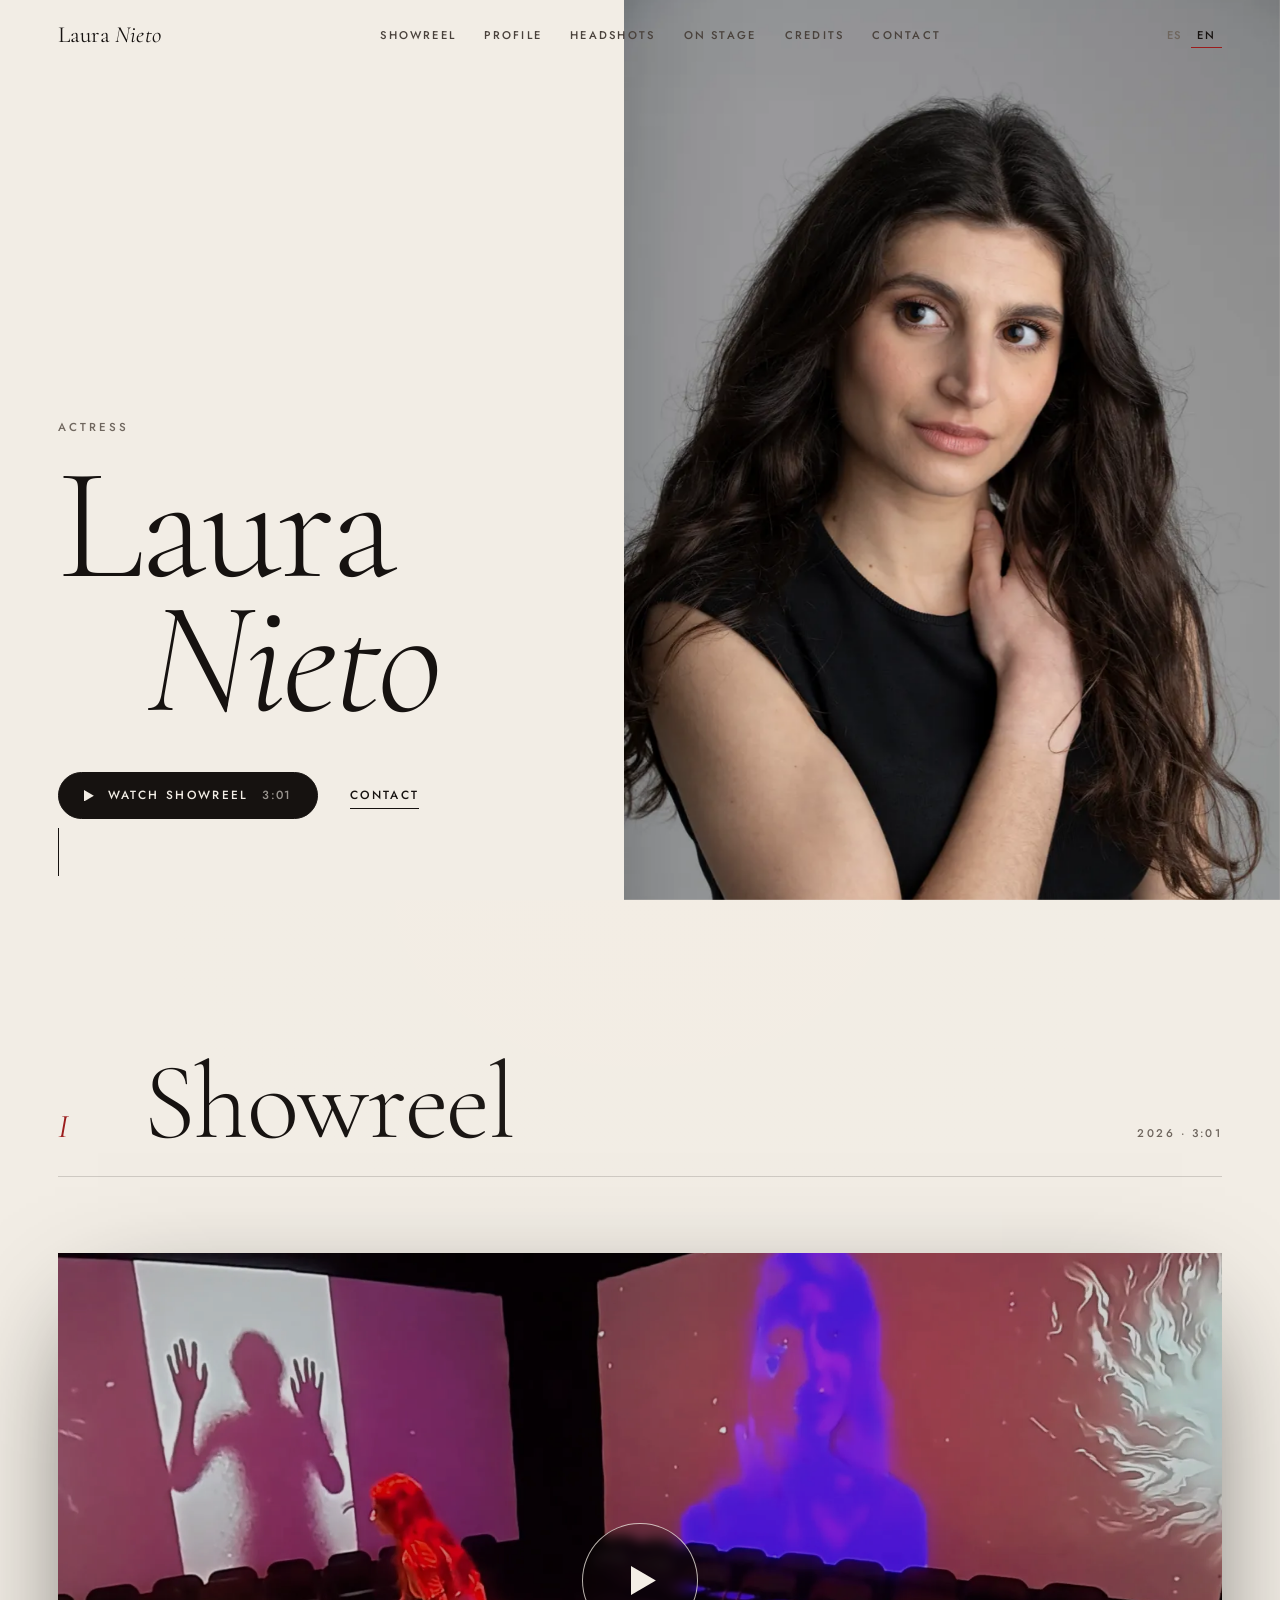
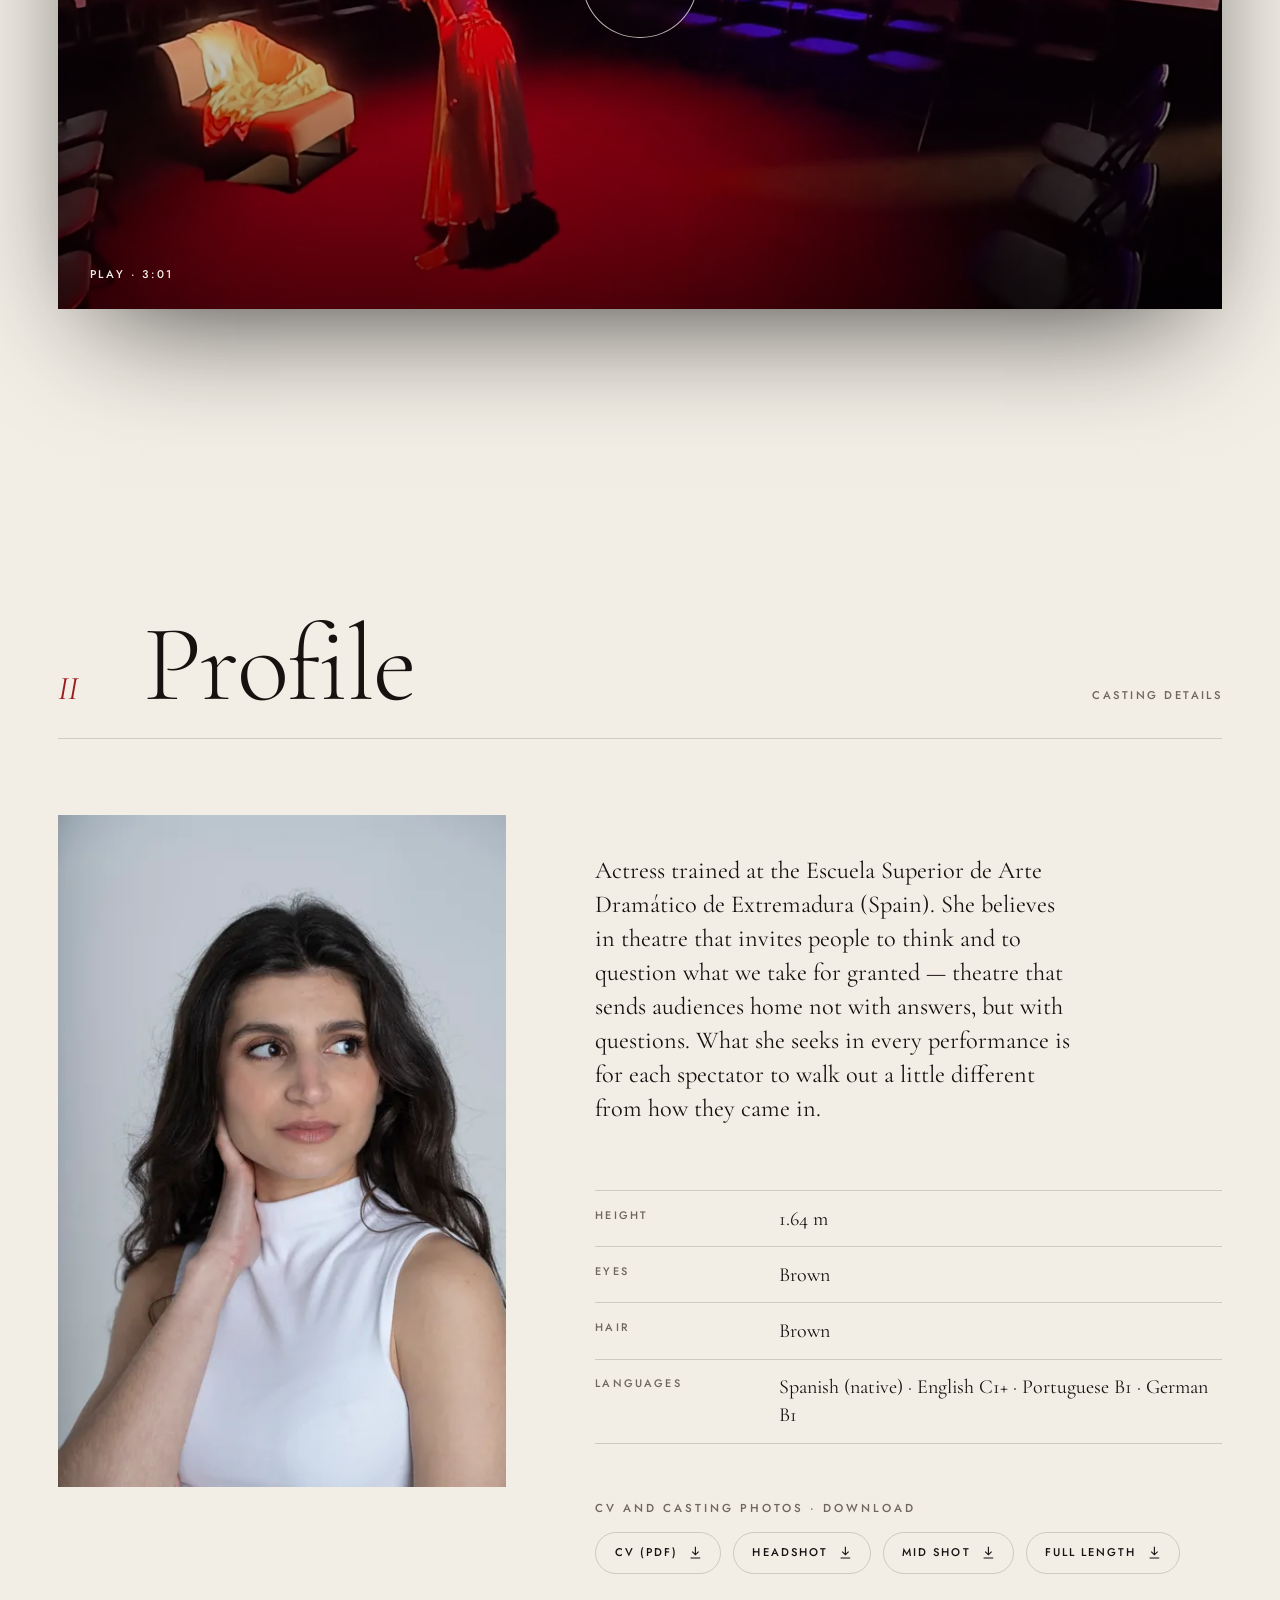
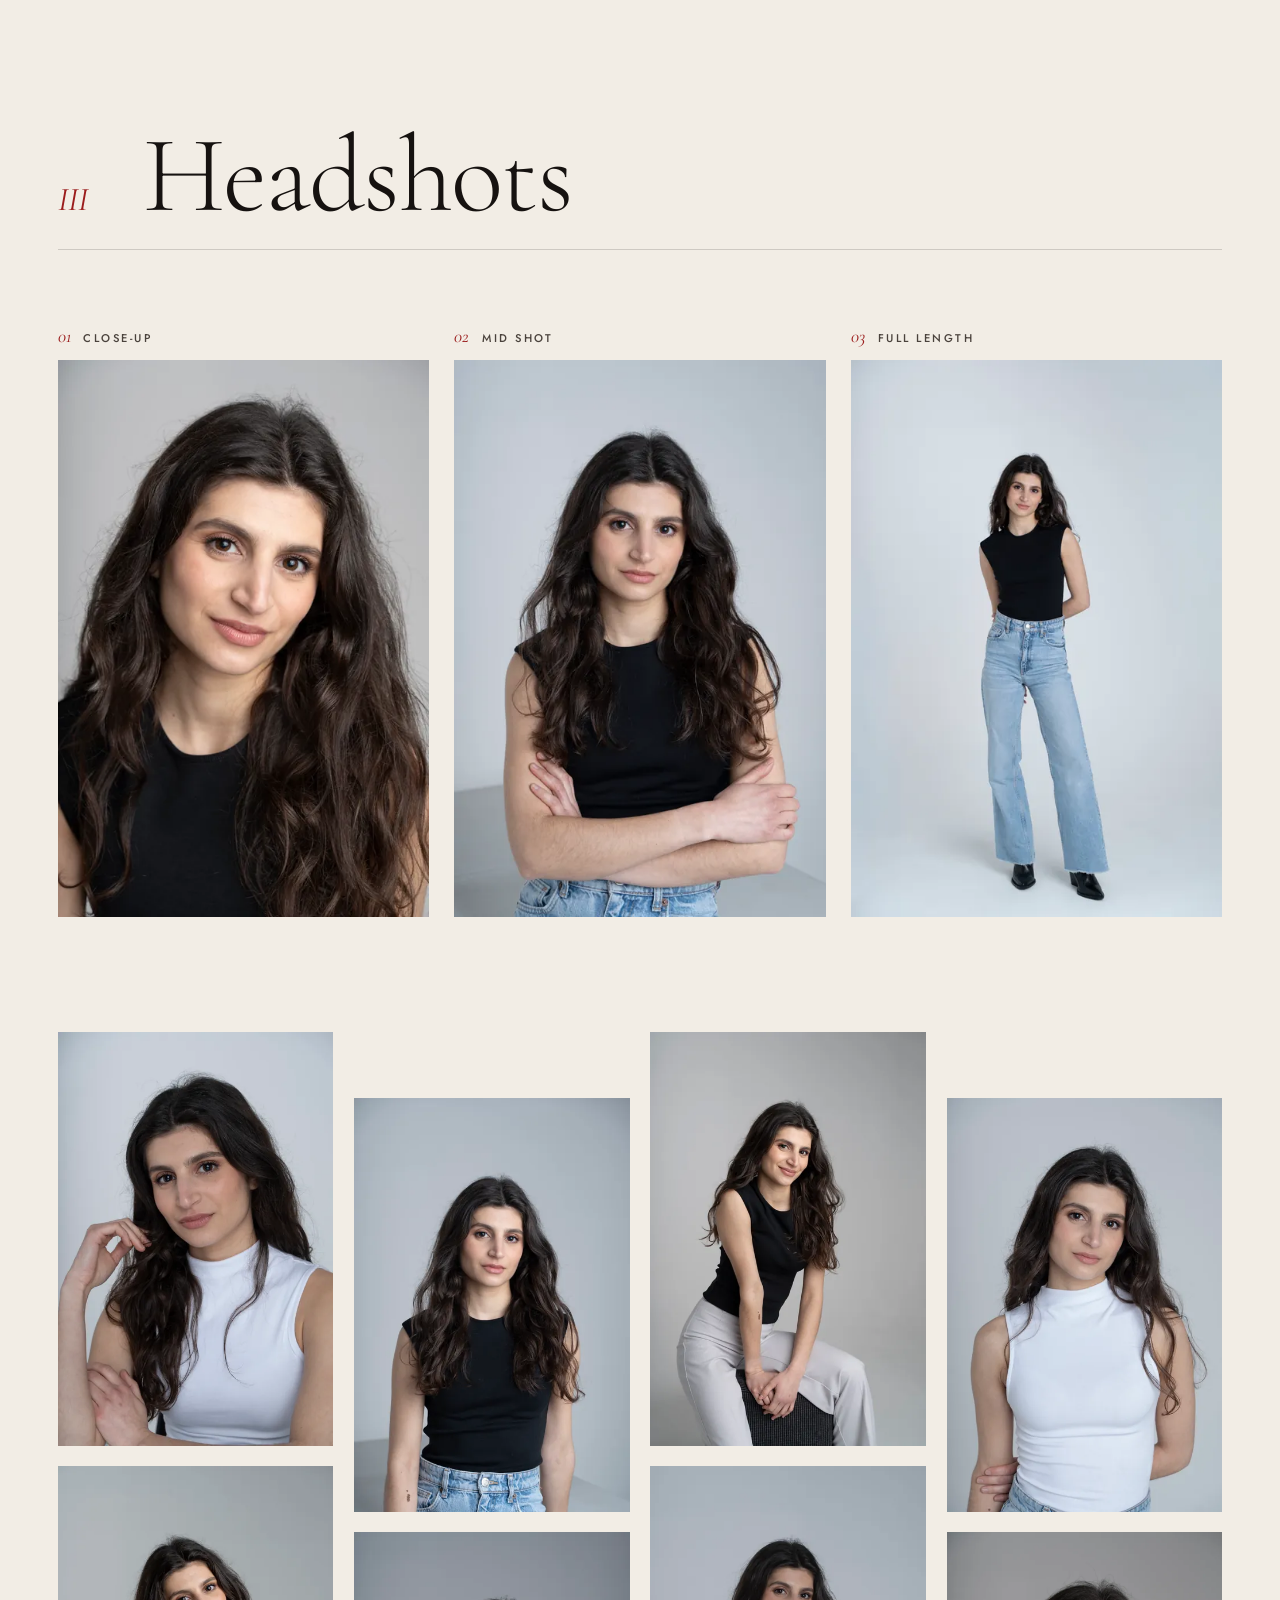
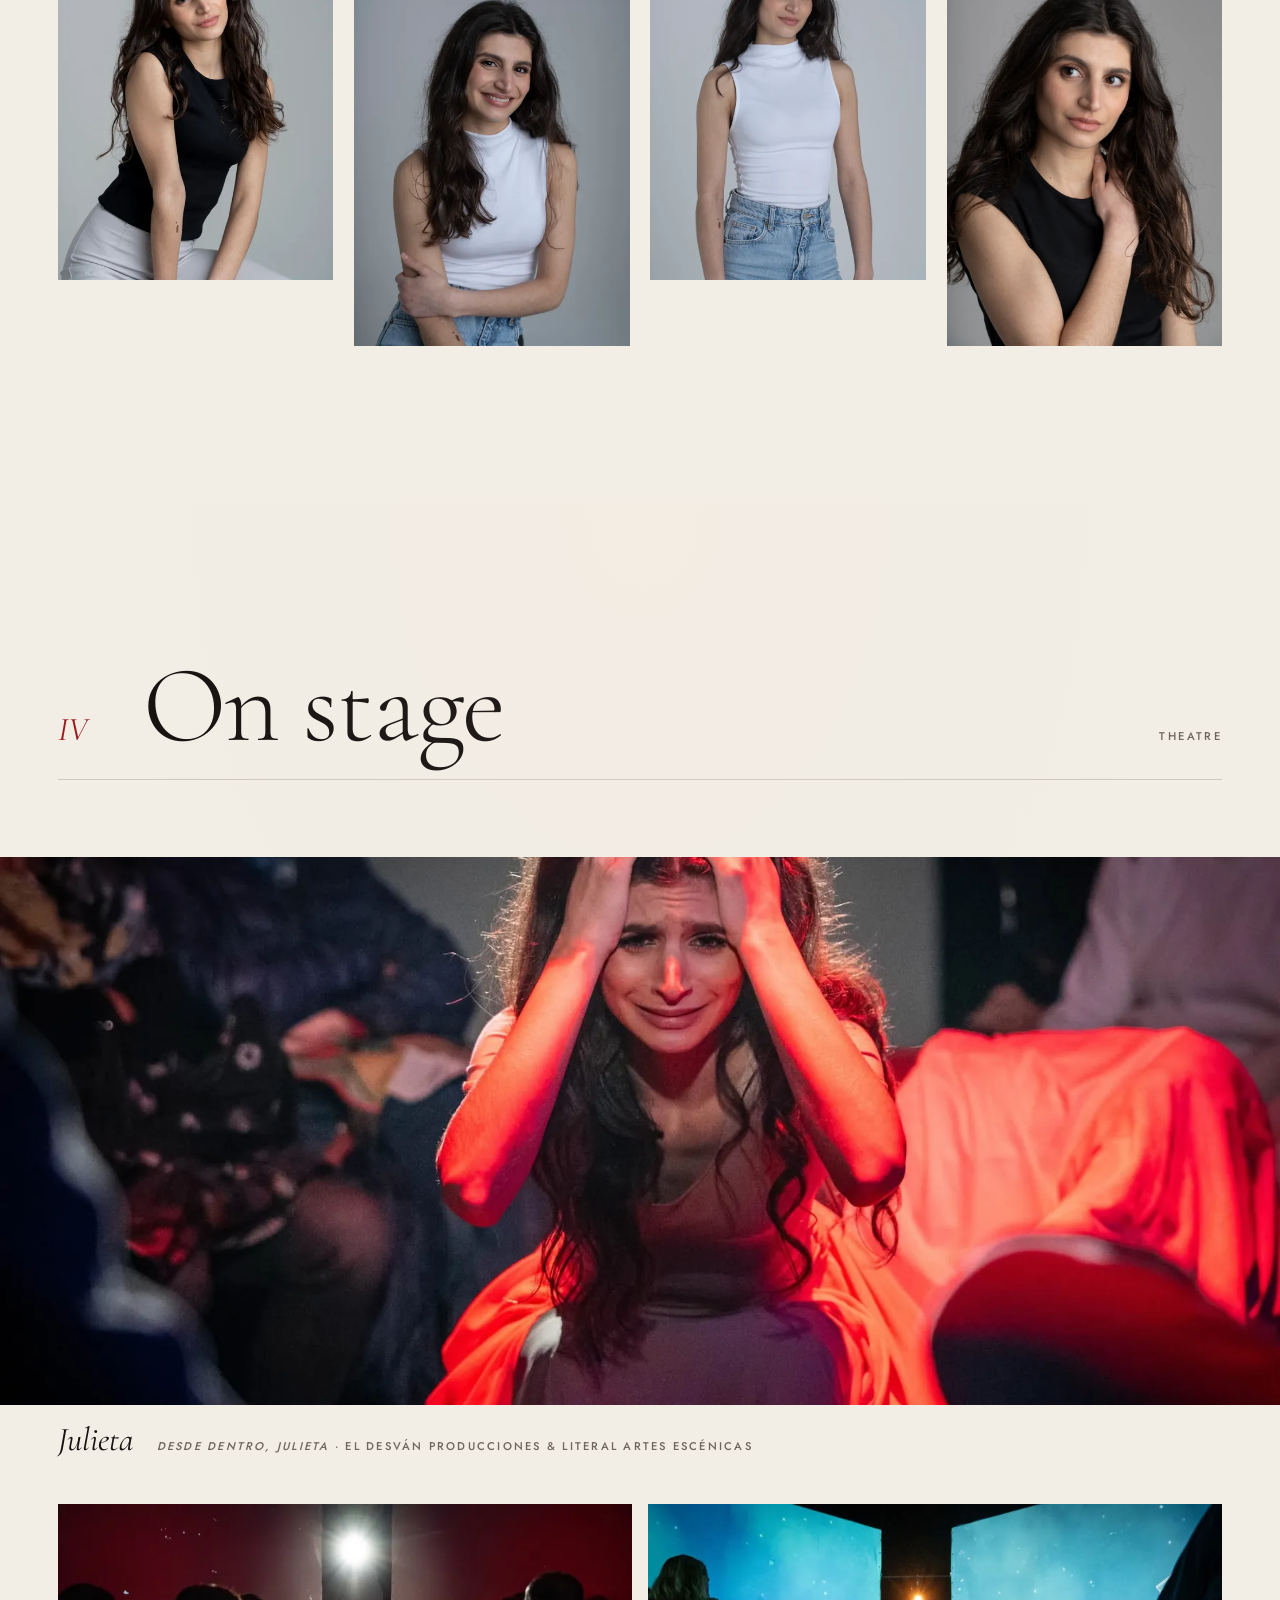
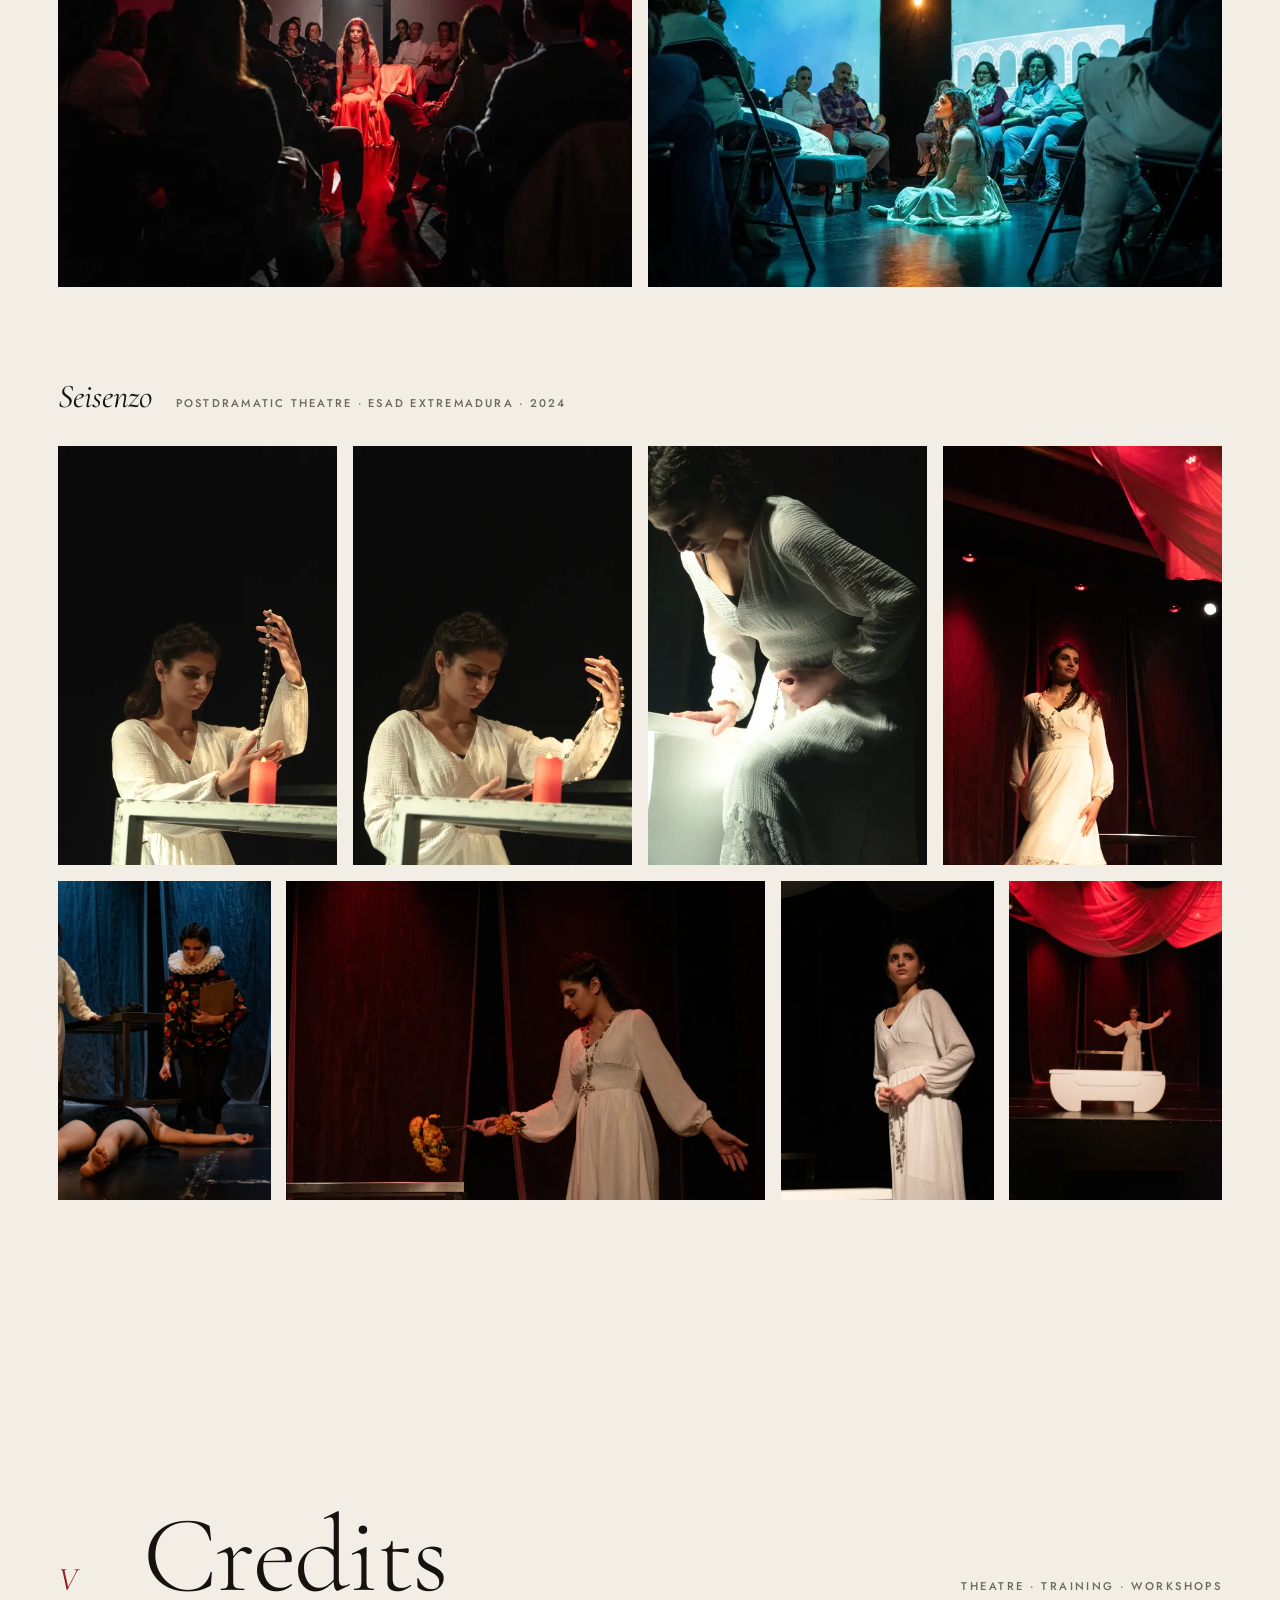
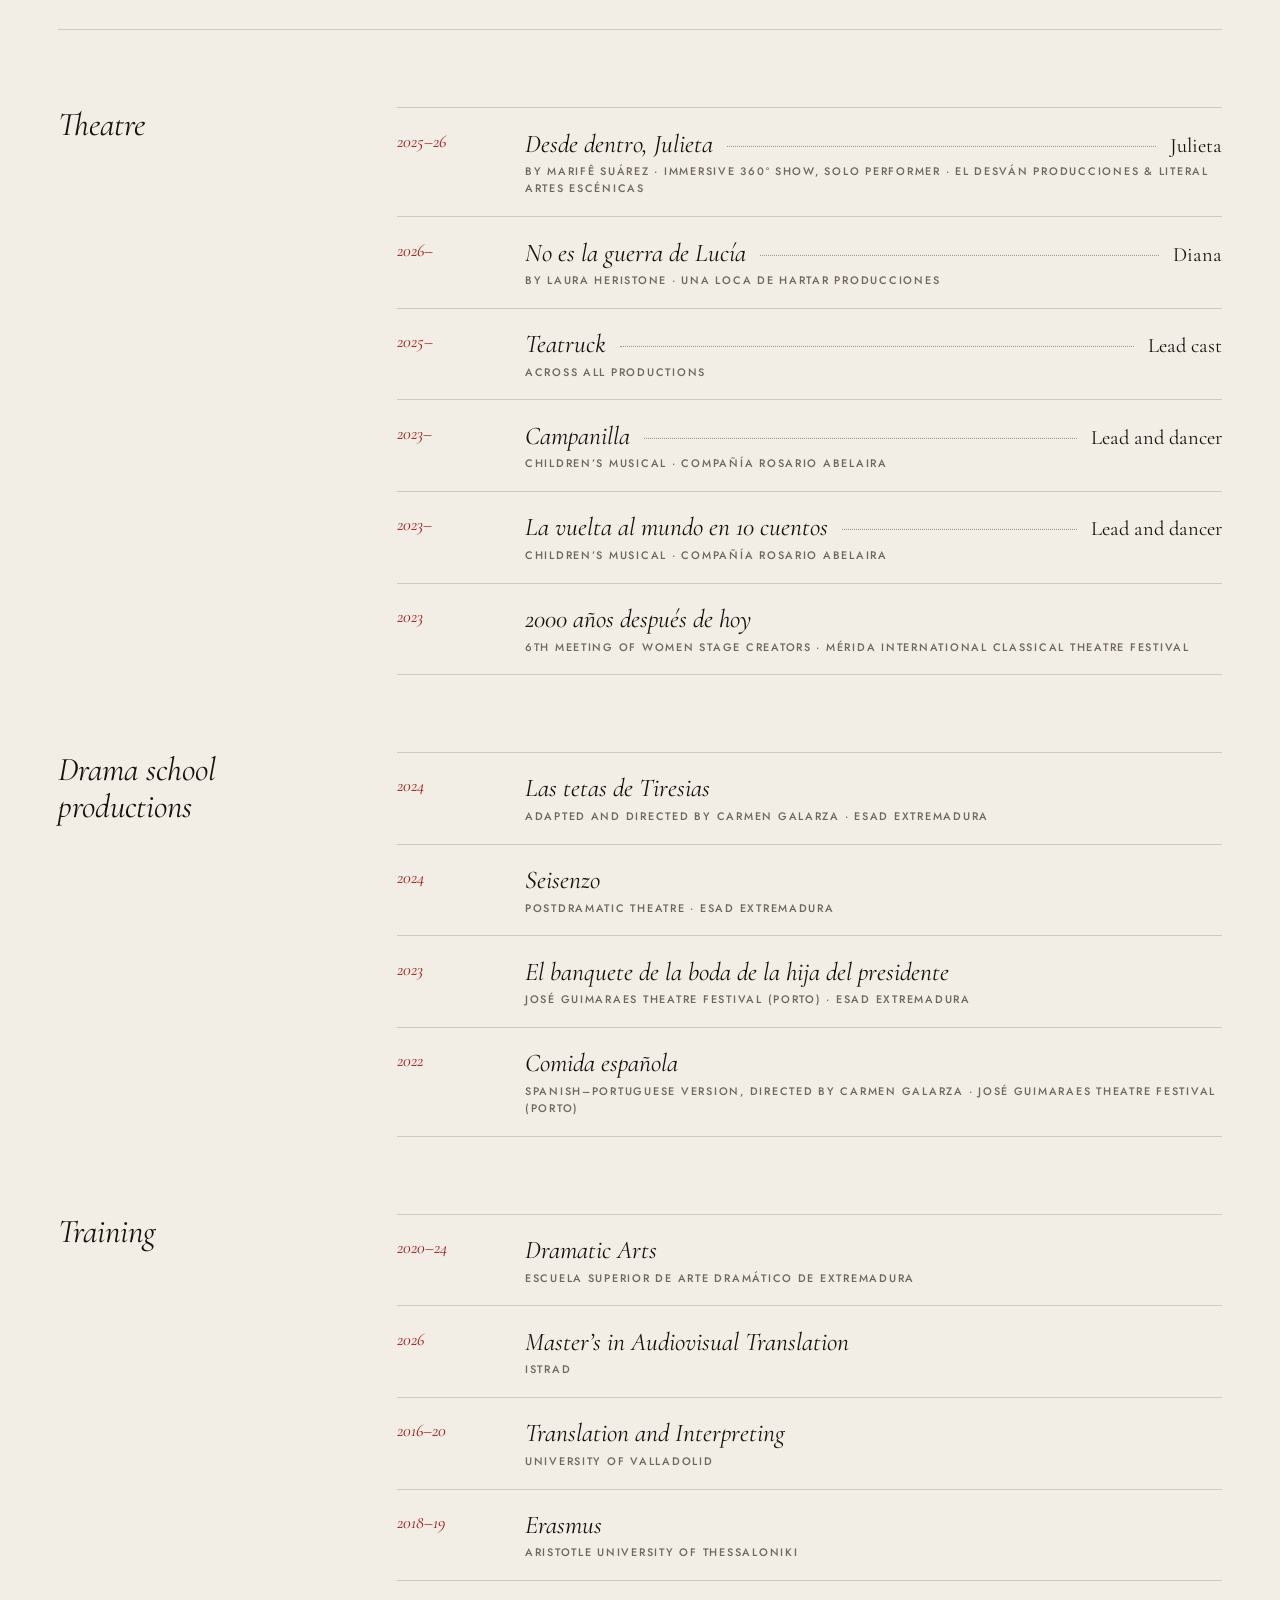
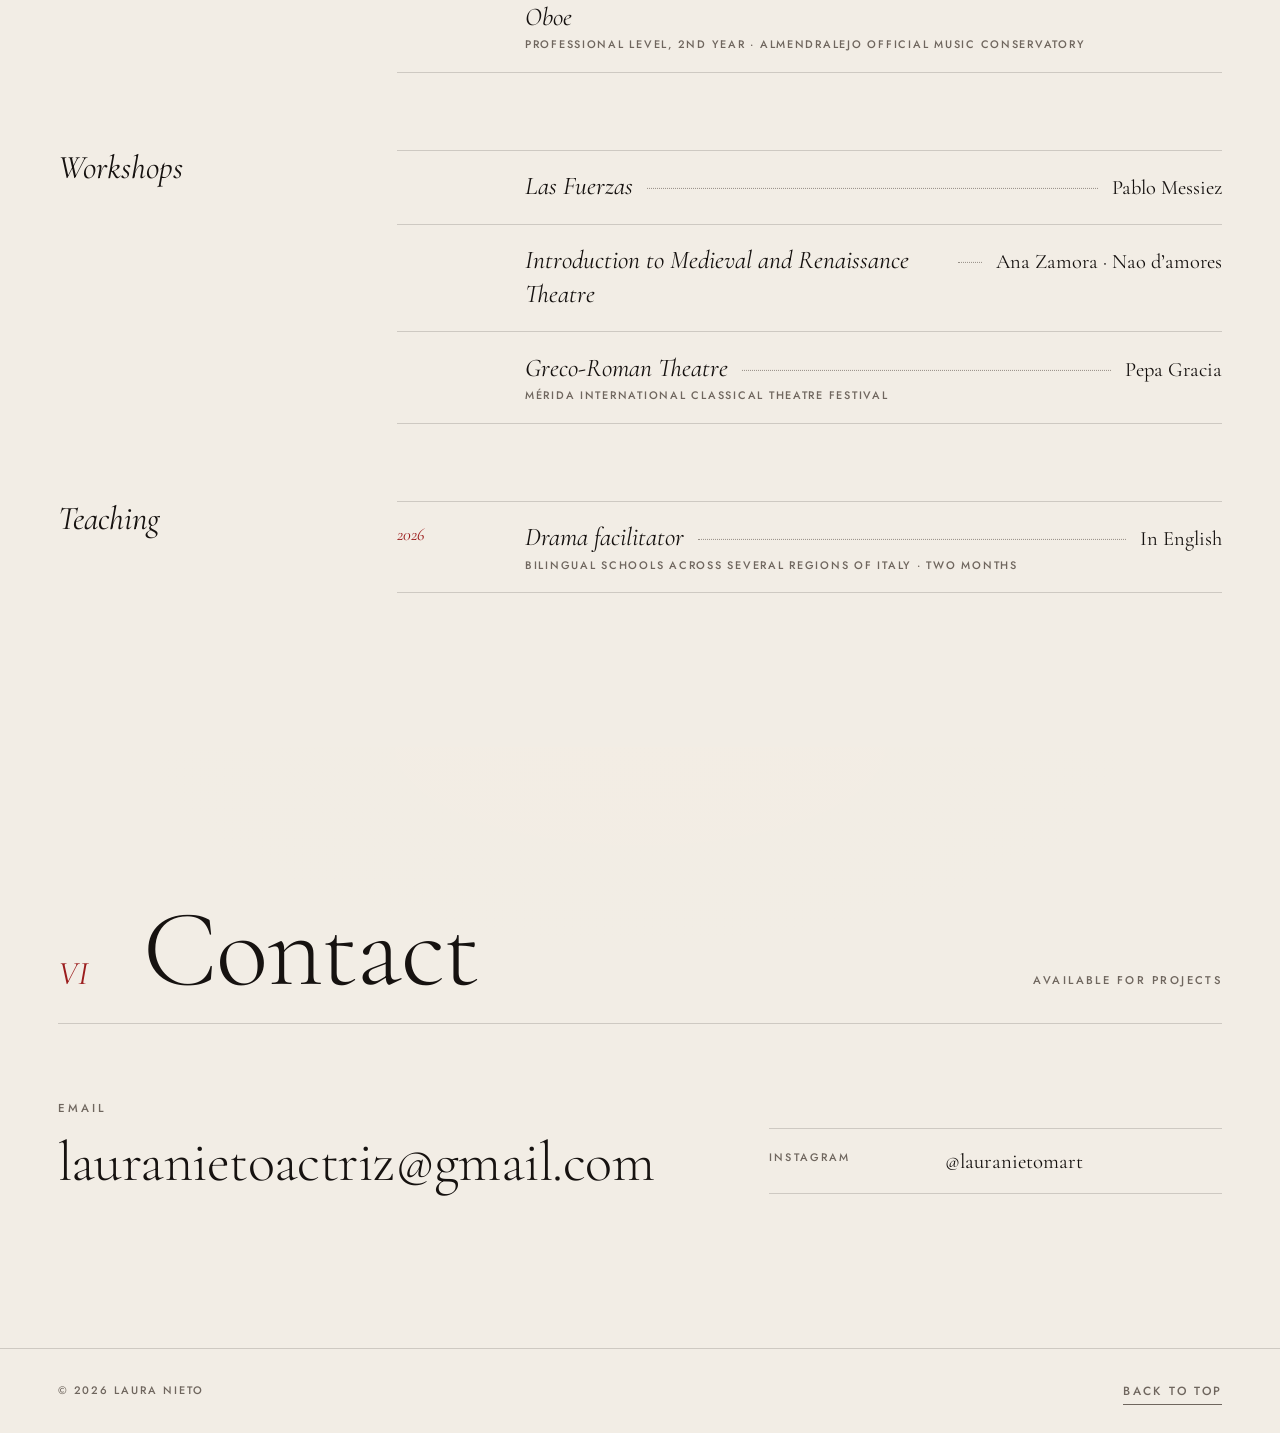
<file: en/index.html>
<!doctype html>
<html lang="en">
<head>
  <meta charset="utf-8">
  <title>Laura Nieto — Actress</title>
  <meta name="viewport" content="width=device-width, initial-scale=1">
  <meta name="robots" content="noindex">
  <meta http-equiv="refresh" content="0; url=../?lang=en">
  <link rel="canonical" href="../?lang=en">
  <script>location.replace('../?lang=en' + location.hash);</script>
</head>
<body>
  <p><a href="../?lang=en">Laura Nieto — Actress</a></p>
</body>
</html>
</file>
<file: css/styles.css>
/* =========================================================
   Laura Nieto — Actriz
   Paleta: papel de programa de mano + negro de escenario + rojo telón
   ========================================================= */

@font-face {
  font-family: "Cormorant";
  src: url("../fonts/cormorant-garamond-latin-wght-normal.woff2") format("woff2");
  font-weight: 300 700; font-style: normal; font-display: swap;
}
@font-face {
  font-family: "Cormorant";
  src: url("../fonts/cormorant-garamond-latin-wght-italic.woff2") format("woff2");
  font-weight: 300 700; font-style: italic; font-display: swap;
}
@font-face {
  font-family: "Jost";
  src: url("../fonts/jost-latin-wght-normal.woff2") format("woff2");
  font-weight: 100 900; font-style: normal; font-display: swap;
}

/* Colores animables (la página "apaga las luces" al entrar en las secciones oscuras) */
@property --bg     { syntax: "<color>"; inherits: true; initial-value: #F2EDE5; }
@property --fg     { syntax: "<color>"; inherits: true; initial-value: #161210; }
@property --fg-2   { syntax: "<color>"; inherits: true; initial-value: #4A423C; }
@property --muted  { syntax: "<color>"; inherits: true; initial-value: #6F665E; }
@property --rule   { syntax: "<color>"; inherits: true; initial-value: rgba(22,18,16,.16); }
@property --accent { syntax: "<color>"; inherits: true; initial-value: #9B1C1C; }
@property --tile   { syntax: "<color>"; inherits: true; initial-value: #E6DFD4; }

:root {
  --paper: #F2EDE5;
  --stage: #0E0B0A;
  --red: #9B1C1C;
  --red-light: #D2493D;

  --bg: var(--paper);
  --fg: #161210;
  --fg-2: #4A423C;
  --muted: #6F665E;
  --rule: rgba(22,18,16,.16);
  --accent: var(--red);
  --tile: #E6DFD4;

  --serif: "Cormorant", "Cormorant Garamond", Garamond, "Times New Roman", serif;
  --sans: "Jost", "Futura", "Avenir Next", system-ui, sans-serif;

  --gutter: clamp(1.25rem, 4.5vw, 4rem);
  --max: 1440px;
  --gap: clamp(.5rem, 1.2vw, 1rem);
  --ease: cubic-bezier(.2, .7, .1, 1);
  --header-h: 4.5rem;
}

body[data-scene="dark"] {
  --bg: var(--stage);
  --fg: #EFE8DE;
  --fg-2: #D3C8BB;
  --muted: #A39686;
  --rule: rgba(239,232,222,.16);
  --accent: var(--red-light);
  --tile: #1A1513;
}

/* ---------- Base ---------- */
*, *::before, *::after { box-sizing: border-box; }
html { -webkit-text-size-adjust: 100%; scroll-behavior: smooth; scroll-padding-top: var(--header-h); }
body {
  margin: 0;
  background: var(--bg);
  color: var(--fg);
  font: 400 1.0625rem/1.65 var(--sans);
  -webkit-font-smoothing: antialiased;
  -moz-osx-font-smoothing: grayscale;
  transition: --bg 1s var(--ease), --fg 1s var(--ease), --fg-2 1s var(--ease), --muted 1s var(--ease),
              --rule 1s var(--ease), --accent 1s var(--ease), --tile 1s var(--ease);
  overflow-x: clip;
}
img, video { display: block; max-width: 100%; height: auto; }
a { color: inherit; text-decoration: none; }
button { font: inherit; color: inherit; background: none; border: 0; padding: 0; cursor: pointer; }
h1, h2, h3, p, figure, dl, dd, ol, ul { margin: 0; padding: 0; }
ol, ul { list-style: none; }
::selection { background: var(--accent); color: #fff; }
:focus-visible { outline: 1px solid var(--accent); outline-offset: 4px; }

/* Idiomas: se muestra solo el activo */
html:not([lang="en"]) body [lang="en"],
html[lang="en"] body [lang="es"] { display: none !important; }

.visually-hidden {
  position: absolute !important; width: 1px; height: 1px; overflow: hidden;
  clip: rect(0 0 0 0); white-space: nowrap;
}
.skip {
  position: fixed; left: 1rem; top: -4rem; z-index: 100;
  background: var(--fg); color: var(--bg); padding: .6rem 1rem;
}
.skip:focus { top: 1rem; }

.wrap { width: 100%; max-width: var(--max); margin-inline: auto; padding-inline: var(--gutter); }

.eyebrow {
  font: 500 .72rem/1.4 var(--sans);
  letter-spacing: .26em;
  text-transform: uppercase;
  color: var(--muted);
}

/* Datos pendientes (se ven marcados mientras falte el contenido real) */
.tbd { position: relative; color: var(--muted); }
.tbd::after {
  content: "pendiente";
  display: inline-block; margin-left: .6em; padding: .1em .5em;
  font: 500 .58rem/1.5 var(--sans); letter-spacing: .14em; text-transform: uppercase;
  border: 1px dashed currentColor; border-radius: 2px; vertical-align: .25em; opacity: .8;
}
html[lang="en"] .tbd::after { content: "to add"; }
.tbd-block {
  color: var(--muted);
  border-left: 1px dashed var(--muted);
  padding-left: 1.25rem;
}
.credit.tbd::after { display: none; }
.credit.tbd { opacity: .55; }

/* ---------- Botones y enlaces ---------- */
.btn {
  display: inline-flex; align-items: center; gap: .85rem;
  padding: 1.05rem 1.6rem;
  border: 1px solid var(--fg); border-radius: 999px;
  font: 500 .74rem/1 var(--sans); letter-spacing: .2em; text-transform: uppercase;
  transition: background-color .35s var(--ease), color .35s var(--ease), border-color .35s var(--ease);
}
.btn--solid { background: var(--fg); color: var(--bg); }
.btn--solid:hover { background: var(--accent); border-color: var(--accent); color: #fff; }
.btn__meta { opacity: .6; letter-spacing: .1em; }
.icon-play { width: .62rem; height: .72rem; fill: currentColor; }

.text-link {
  position: relative; display: inline-block;
  font: 500 .74rem/1 var(--sans); letter-spacing: .2em; text-transform: uppercase;
  padding-block: .5rem;
}
.text-link::after {
  content: ""; position: absolute; left: 0; right: 0; bottom: 0; height: 1px;
  background: currentColor; transform-origin: right; transition: transform .5s var(--ease);
}
.text-link:hover::after { transform: scaleX(0); }

/* ---------- Cabecera ---------- */
.site-header {
  position: fixed; inset: 0 0 auto 0; z-index: 50;
  height: var(--header-h);
  display: flex; align-items: center; justify-content: space-between; gap: 2rem;
  padding-inline: var(--gutter);
  color: var(--fg);
  transition: background-color .5s var(--ease), border-color .5s var(--ease), transform .5s var(--ease);
  border-bottom: 1px solid transparent;
}
.site-header.is-scrolled {
  background: color-mix(in srgb, var(--bg) 88%, transparent);
  -webkit-backdrop-filter: blur(14px) saturate(1.2);
  backdrop-filter: blur(14px) saturate(1.2);
  border-bottom-color: var(--rule);
}
.brand {
  font: 400 1.45rem/1 var(--serif);
  letter-spacing: .01em;
  white-space: nowrap;
}
.brand em { font-style: italic; }

.nav { display: flex; gap: clamp(1.1rem, 2.2vw, 2.4rem); }
.nav a {
  position: relative;
  font: 500 .7rem/1 var(--sans); letter-spacing: .2em; text-transform: uppercase;
  padding-block: .5rem;
  color: var(--fg-2);
  transition: color .3s;
}
.nav a::after {
  content: ""; position: absolute; left: 0; bottom: 0; width: 100%; height: 1px;
  background: var(--accent); transform: scaleX(0); transform-origin: left;
  transition: transform .45s var(--ease);
}
.nav a:hover, .nav a.is-active { color: var(--fg); }
.nav a:hover::after, .nav a.is-active::after { transform: scaleX(1); }

.header-tools { display: flex; align-items: center; gap: 1.25rem; }
.lang-switch { display: flex; gap: .15rem; }
.lang-switch button {
  font: 500 .7rem/1 var(--sans); letter-spacing: .16em;
  padding: .45rem .4rem; color: var(--muted);
  transition: color .3s;
}
.lang-switch button:hover { color: var(--fg); }
html:not([lang="en"]) .lang-switch [data-set-lang="es"],
html[lang="en"] .lang-switch [data-set-lang="en"] { color: var(--fg); box-shadow: inset 0 -1px 0 var(--accent); }

.menu-toggle { display: none; width: 2.75rem; height: 2.75rem; position: relative; margin-right: -.6rem; }
.menu-toggle__bars, .menu-toggle__bars::before {
  position: absolute; left: .7rem; right: .7rem; height: 1px; background: currentColor;
  transition: transform .4s var(--ease), top .4s var(--ease);
}
.menu-toggle__bars { top: 1.15rem; }
.menu-toggle__bars::before { content: ""; left: 0; right: 0; top: .45rem; }
.menu-open .menu-toggle__bars { top: 1.35rem; transform: rotate(45deg); }
.menu-open .menu-toggle__bars::before { top: 0; transform: rotate(-90deg); }

/* ---------- Portada ---------- */
.hero {
  position: relative;
  min-height: 100vh; min-height: 100svh;
  display: grid;
  grid-template-columns: minmax(0, 1fr) minmax(0, 1.05fr);
  align-items: end;
}
.hero__text {
  position: relative; z-index: 2;
  padding: calc(var(--header-h) + 2rem) 0 clamp(3rem, 9vh, 7rem) var(--gutter);
  align-self: end;
}
.hero__eyebrow { margin-bottom: clamp(1rem, 2.5vh, 2rem); }
.hero__name {
  font-family: var(--serif);
  font-weight: 300;
  font-size: clamp(4.5rem, 12.5vw, 13.5rem);
  line-height: .84;
  letter-spacing: -.02em;
  margin-right: -14vw;           /* el nombre se adentra en la foto */
}
.hero__line { display: block; }
.hero__line:last-child { padding-left: .55em; }
.hero__name em { font-style: italic; font-weight: 300; }
.hero__actions {
  display: flex; flex-wrap: wrap; align-items: center; gap: 1.25rem 2rem;
  margin-top: clamp(2rem, 5vh, 3.5rem);
}
.hero__photo {
  position: relative; height: 100%; align-self: stretch;
  min-height: 100vh; min-height: 100svh;
  overflow: hidden;
  background: var(--tile);
}
.hero__photo img {
  position: absolute; inset: 0; width: 100%; height: 100%;
  object-fit: cover; object-position: 50% 22%;
}
.hero__scroll {
  position: absolute; left: var(--gutter); bottom: 1.5rem; z-index: 2;
  width: 1px; height: 3rem; overflow: hidden; background: var(--rule);
}
.hero__scroll span {
  position: absolute; inset: 0; background: var(--fg);
  animation: scrollcue 2.4s var(--ease) infinite;
}
@keyframes scrollcue { 0% { transform: translateY(-100%); } 60%, 100% { transform: translateY(100%); } }

/* Entrada de la portada */
.js .hero__eyebrow, .js .hero__line, .js .hero__actions { opacity: 0; transform: translateY(1.2rem); animation: rise 1.4s var(--ease) forwards; }
.js .hero__line:nth-child(1) { animation-delay: .15s; }
.js .hero__line:nth-child(2) { animation-delay: .3s; }
.js .hero__actions { animation-delay: .55s; }
.js .hero__photo img { animation: unveil 1.8s var(--ease) both; }
@keyframes rise { to { opacity: 1; transform: none; } }
@keyframes unveil { from { opacity: 0; transform: scale(1.06); } to { opacity: 1; transform: none; } }

/* ---------- Secciones ---------- */
.section { position: relative; padding-block: clamp(5rem, 12vw, 10rem); }
.section--tight-top { padding-top: 0; }
.section--stage::before {          /* foco de luz cenital */
  content: ""; position: absolute; inset: 0; pointer-events: none;
  background: radial-gradient(60% 45% at 50% 0%, rgba(255, 236, 214, .07), transparent 70%);
}

.sec-head {
  display: grid;
  grid-template-columns: auto 1fr auto;
  align-items: baseline;
  gap: .5rem clamp(1rem, 2.5vw, 2rem);
  padding-bottom: clamp(1rem, 2vw, 1.5rem);
  margin-bottom: clamp(2.5rem, 6vw, 5rem);
  border-bottom: 1px solid var(--rule);
}
.sec-num {
  font: italic 400 clamp(1.4rem, 2.6vw, 2.2rem)/1 var(--serif);
  color: var(--accent);
  min-width: 1.6em;
}
.sec-head h2 {
  font: 300 clamp(3rem, 8.5vw, 7.5rem)/.9 var(--serif);
  letter-spacing: -.015em;
}
.sec-meta {
  font: 500 .7rem/1.5 var(--sans); letter-spacing: .22em; text-transform: uppercase;
  color: var(--muted); text-align: right;
}

/* Revelado suave al hacer scroll */
.js .reveal { opacity: 0; transform: translateY(28px); transition: opacity 1.1s var(--ease), transform 1.1s var(--ease); }
.js .reveal.is-in { opacity: 1; transform: none; }

/* Botones-imagen que abren el visor */
.zoom { display: block; width: 100%; position: relative; overflow: hidden; background: var(--tile); cursor: zoom-in; }
.zoom img { width: 100%; height: 100%; object-fit: cover; transition: transform 1.2s var(--ease), opacity .6s; }
.zoom:hover img { transform: scale(1.025); }

/* ---------- I · Videobook ---------- */
.player {
  position: relative; aspect-ratio: 16 / 9; background: #000; overflow: hidden;
  box-shadow: 0 40px 120px -40px rgba(0, 0, 0, .8);
}
.player video, .player iframe { position: absolute; inset: 0; width: 100%; height: 100%; border: 0; }
.player__cover { position: absolute; inset: 0; display: grid; place-items: center; color: #F4EEE6; }
.player__cover img { position: absolute; inset: 0; width: 100%; height: 100%; object-fit: cover; transition: transform 1.6s var(--ease), filter .8s; filter: brightness(.82); }
.player__cover::after { content: ""; position: absolute; inset: 0; background: linear-gradient(180deg, transparent 55%, rgba(0,0,0,.55)); }
.player__play {
  position: relative; z-index: 1;
  width: clamp(4.5rem, 9vw, 7.5rem); aspect-ratio: 1; border-radius: 50%;
  display: grid; place-items: center;
  border: 1px solid rgba(244, 238, 230, .75);
  -webkit-backdrop-filter: blur(6px); backdrop-filter: blur(6px);
  background: rgba(14, 11, 10, .18);
  transition: background-color .5s var(--ease), border-color .5s var(--ease), transform .6s var(--ease);
}
.player__play svg { width: 22%; fill: currentColor; margin-left: 6%; }
.player__label {
  position: absolute; z-index: 1; left: clamp(1rem, 3vw, 2rem); bottom: clamp(1rem, 3vw, 1.75rem);
  font: 500 .7rem/1 var(--sans); letter-spacing: .24em; text-transform: uppercase;
}
.player__cover:hover img { transform: scale(1.02); filter: brightness(.95); }
.player__cover:hover .player__play { background: var(--red); border-color: var(--red); transform: scale(1.06); }
.player.is-playing .player__cover { display: none; }

/* ---------- II · Perfil ---------- */
.perfil {
  display: grid;
  grid-template-columns: minmax(0, 5fr) minmax(0, 7fr);
  gap: clamp(2.5rem, 7vw, 7rem);
  align-items: start;
}
.perfil__photo .zoom { aspect-ratio: 2 / 3; }
.perfil__body { padding-top: clamp(0rem, 3vw, 2.5rem); }
.perfil__bio {
  font: 400 clamp(1.35rem, 1.9vw, 1.75rem)/1.4 var(--serif);
  max-width: 40ch;
  margin-bottom: clamp(2.5rem, 5vw, 4rem);
}
.datos {
  display: grid; grid-template-columns: minmax(0, 1fr);
  border-top: 1px solid var(--rule);
}
.datos > div {
  display: grid; grid-template-columns: 10.5rem 1fr; gap: 1rem;
  padding-block: .85rem; border-bottom: 1px solid var(--rule);
}
.datos dt { font: 500 .68rem/1.9 var(--sans); letter-spacing: .2em; text-transform: uppercase; color: var(--muted); }
.datos dd { font: 400 1.25rem/1.4 var(--serif); }
.downloads { margin-top: clamp(2.5rem, 5vw, 3.5rem); }
.downloads ul { display: flex; flex-wrap: wrap; gap: .75rem; margin-top: 1rem; }
.downloads a {
  display: inline-flex; align-items: center; gap: .7rem;
  padding: .85rem 1.15rem; border: 1px solid var(--rule); border-radius: 999px;
  font: 500 .7rem/1 var(--sans); letter-spacing: .18em; text-transform: uppercase;
  transition: border-color .3s, background-color .3s, color .3s;
}
.downloads a:hover { border-color: var(--fg); background: var(--fg); color: var(--bg); }
.icon-dl { width: .8rem; height: .8rem; fill: none; stroke: currentColor; stroke-width: 1.4; }

/* ---------- III · Book ---------- */
.triptych {
  display: grid; grid-template-columns: repeat(3, minmax(0, 1fr));
  gap: clamp(.75rem, 2vw, 1.75rem);
  margin-bottom: clamp(4rem, 9vw, 8rem);
}
.triptych figcaption {
  display: flex; align-items: baseline; gap: .8rem;
  font: 500 .7rem/1 var(--sans); letter-spacing: .22em; text-transform: uppercase; color: var(--fg-2);
  padding-bottom: .9rem;
}
.triptych .idx { font: italic 400 1.15rem/1 var(--serif); letter-spacing: 0; color: var(--accent); }
.triptych .zoom { aspect-ratio: 2 / 3; }

.book-grid {
  display: grid; grid-template-columns: repeat(4, minmax(0, 1fr));
  gap: clamp(.75rem, 1.6vw, 1.5rem);
  padding-bottom: 6%;
}
.book-grid .zoom { aspect-ratio: 2 / 3; }
.book-grid > figure { position: relative; }
.book-grid > figure:nth-child(even) { top: 16%; }     /* columnas pares desplazadas: ritmo editorial */

/* ---------- IV · En escena ---------- */
.stage-feature { margin-bottom: clamp(1rem, 2vw, 1.75rem); }
.stage-feature .zoom { aspect-ratio: 21 / 9; max-height: 88vh; }
.stage-feature .zoom img { object-position: 50% 38%; }
.stage-caption {
  display: flex; flex-wrap: wrap; align-items: baseline; gap: .5rem 1.5rem;
  padding-top: 1.1rem;
}
.stage-caption__role { font: italic 400 clamp(1.5rem, 2.6vw, 2.1rem)/1 var(--serif); }
.stage-caption__work { font: 500 .7rem/1.4 var(--sans); letter-spacing: .2em; text-transform: uppercase; color: var(--muted); }
.stage-caption--inline { padding-top: clamp(3rem, 6vw, 5rem); padding-bottom: 1.1rem; }

.stage-rows { display: flex; flex-direction: column; gap: var(--gap); margin-top: clamp(2rem, 4vw, 3rem); }
.stage-row { display: flex; gap: var(--gap); }
.stage-row > figure { flex: var(--ar) 1 0%; min-width: 0; }
.stage-row .zoom { aspect-ratio: var(--ar); }

/* ---------- V · Trayectoria ---------- */
.credits { display: grid; gap: clamp(3rem, 6vw, 5rem); }
.credits__block {
  display: grid; grid-template-columns: minmax(0, 3fr) minmax(0, 9fr);
  gap: 1.5rem clamp(2rem, 5vw, 5rem);
}
.credits__block h3 {
  font: italic 400 clamp(1.6rem, 2.6vw, 2.25rem)/1.1 var(--serif);
  color: var(--fg);
}
.credit-list { border-top: 1px solid var(--rule); }
.credit {
  display: grid; grid-template-columns: 6.5rem minmax(0, 1fr);
  column-gap: 1.5rem; row-gap: .2rem;
  padding-block: 1.15rem;
  border-bottom: 1px solid var(--rule);
}
.credit__year { grid-row: span 2; font: italic 400 1.1rem/1.7 var(--serif); color: var(--accent); white-space: nowrap; }
.credit__year:empty { visibility: hidden; }
.credit__main { display: flex; align-items: baseline; gap: .9rem; }
.credit__work { font: 400 clamp(1.3rem, 2vw, 1.6rem)/1.3 var(--serif); font-style: italic; }
.credit__leader { flex: 1; min-width: 1.5rem; border-bottom: 1px dotted var(--muted); transform: translateY(-.3em); opacity: .7; }
.credit__role { font: 400 clamp(1.15rem, 1.6vw, 1.35rem)/1.3 var(--serif); white-space: nowrap; }
.credit__meta { font: 500 .68rem/1.6 var(--sans); letter-spacing: .16em; text-transform: uppercase; color: var(--muted); }

/* ---------- VI · Contacto ---------- */
.contact { padding-bottom: 0; }
.contact__grid {
  display: grid; grid-template-columns: minmax(0, 7fr) minmax(0, 5fr);
  gap: clamp(2.5rem, 6vw, 6rem); align-items: end;
  padding-bottom: clamp(5rem, 12vw, 10rem);
}
.contact__mail {
  display: inline-block; margin-top: 1rem;
  font: 300 clamp(2rem, 4.4vw, 4.25rem)/1.1 var(--serif);
  letter-spacing: -.01em;
  word-break: break-word;
  background: linear-gradient(currentColor, currentColor) 0 100% / 0 1px no-repeat;
  transition: background-size .6s var(--ease), color .3s;
}
.contact__mail:hover { background-size: 100% 1px; color: var(--accent); }
.contact__list { border-top: 1px solid var(--rule); }
.contact__list > div {
  display: grid; grid-template-columns: 10rem 1fr; gap: 1rem;
  padding-block: 1.1rem; border-bottom: 1px solid var(--rule);
}
.contact__list dt { font: 500 .68rem/2 var(--sans); letter-spacing: .2em; text-transform: uppercase; color: var(--muted); }
.contact__list dd { font: 400 1.3rem/1.4 var(--serif); }
.contact__list a:hover { color: var(--accent); }
.contact__list small {
  display: block; margin-top: .3rem;
  font: 500 .66rem/1.6 var(--sans); letter-spacing: .12em; text-transform: uppercase; color: var(--muted);
}
.contact__list small a { text-transform: none; letter-spacing: .04em; font-size: .78rem; border-bottom: 1px solid var(--rule); }

.site-footer { border-top: 1px solid var(--rule); }
.site-footer__inner {
  display: flex; flex-wrap: wrap; justify-content: space-between; align-items: center; gap: 1rem 2rem;
  padding-block: 1.75rem;
  font: 500 .68rem/1.6 var(--sans); letter-spacing: .18em; text-transform: uppercase; color: var(--muted);
}

/* ---------- Visor de fotos ---------- */
.lightbox {
  width: 100vw; height: 100vh; height: 100dvh; max-width: none; max-height: none;
  margin: 0; padding: 0; border: 0;
  background: rgba(10, 8, 7, .97); color: #EFE8DE;
  overscroll-behavior: contain;
}
.lightbox[open] { display: grid; place-items: center; animation: fade .4s var(--ease); }
.lightbox::backdrop { background: rgba(10, 8, 7, .9); }
@keyframes fade { from { opacity: 0; } to { opacity: 1; } }
.lightbox__figure { display: grid; justify-items: center; gap: 1rem; padding: 4.5rem 4.5rem 1.5rem; }
.lightbox__img {
  max-width: min(92vw, 1600px); max-height: calc(100dvh - 9rem);
  width: auto; height: auto; object-fit: contain;
  transition: opacity .35s var(--ease);
}
.lightbox__img.is-loading { opacity: 0; }
.lightbox__caption {
  display: flex; gap: 1.5rem; align-items: baseline;
  font: 500 .68rem/1 var(--sans); letter-spacing: .2em; text-transform: uppercase; color: #A39686;
}
.lightbox__text { font: italic 400 1.15rem/1 var(--serif); letter-spacing: 0; text-transform: none; color: #EFE8DE; }
.lightbox__btn {
  position: fixed; width: 3.25rem; height: 3.25rem; display: grid; place-items: center;
  color: #EFE8DE; opacity: .75; transition: opacity .3s, transform .3s var(--ease);
}
.lightbox__btn:hover { opacity: 1; }
.lightbox__btn svg { width: 1.25rem; height: 1.25rem; fill: none; stroke: currentColor; stroke-width: 1.2; }
.lightbox__close { top: 1rem; right: 1rem; }
.lightbox__prev { left: 1rem; top: 50%; transform: translateY(-50%); }
.lightbox__next { right: 1rem; top: 50%; transform: translateY(-50%); }
.lightbox__prev:hover { transform: translate(-3px, -50%); }
.lightbox__next:hover { transform: translate(3px, -50%); }
.lightbox.is-single .lightbox__prev, .lightbox.is-single .lightbox__next, .lightbox.is-single .lightbox__count { display: none; }

/* Sin JavaScript: las secciones oscuras pintan su propio fondo */
html:not(.js) .section--stage {
  --bg: var(--stage); --fg: #EFE8DE; --fg-2: #D3C8BB; --muted: #A39686;
  --rule: rgba(239,232,222,.16); --accent: var(--red-light); --tile: #1A1513;
  background: var(--bg); color: var(--fg);
}

/* =========================================================
   Responsive
   ========================================================= */
@media (max-width: 1100px) {
  .nav { gap: 1.1rem; }
}

@media (max-width: 900px) {
  :root { --header-h: 4rem; }

  /* Menú móvil a pantalla completa.
     (Sin backdrop-filter en la cabecera: haría que el menú fijo quedara encerrado dentro de ella.) */
  .site-header.is-scrolled {
    -webkit-backdrop-filter: none; backdrop-filter: none;
    background: color-mix(in srgb, var(--bg) 96%, transparent);
  }
  .menu-toggle { display: block; }
  .nav {
    position: fixed; inset: 0; z-index: -1;
    flex-direction: column; justify-content: center; gap: 1.6rem;
    padding: var(--header-h) var(--gutter) 3rem;
    background: var(--bg);
    opacity: 0; visibility: hidden;
    transition: opacity .5s var(--ease), visibility .5s;
  }
  .nav a {
    font: 300 clamp(2.4rem, 10vw, 3.4rem)/1 var(--serif); letter-spacing: 0; text-transform: none;
    color: var(--fg);
  }
  .nav a::after { display: none; }
  .menu-open .nav { opacity: 1; visibility: visible; }
  .menu-open .site-header { background: var(--bg); }
  .menu-open { overflow: hidden; }

  /* Portada: foto a sangre con el nombre encima */
  .hero { display: block; min-height: 0; }
  .hero__photo { min-height: 0; height: 88svh; max-height: 54rem; }
  .hero__photo::after {
    content: ""; position: absolute; inset: 0;
    background: linear-gradient(180deg, transparent 45%, rgba(14, 11, 10, .72) 100%);
  }
  .hero__text {
    position: absolute; left: 0; right: 0; bottom: 0; top: auto;
    padding: 0 var(--gutter) 2.25rem;
    color: #F4EEE6;
  }
  .hero__eyebrow { color: rgba(244, 238, 230, .82); }
  .hero__name { margin-right: 0; font-size: clamp(4rem, 21vw, 7rem); }
  .hero__actions { gap: 1rem 1.5rem; }
  .hero .btn--solid { background: #F4EEE6; color: #161210; border-color: #F4EEE6; }
  .hero .text-link { color: #F4EEE6; }
  .hero__scroll { display: none; }

  .sec-head { grid-template-columns: auto 1fr; }
  .sec-meta { grid-column: 1 / -1; text-align: left; }

  .perfil { grid-template-columns: 1fr; }
  .perfil__photo { max-width: 26rem; }

  .triptych {
    display: flex; overflow-x: auto; scroll-snap-type: x mandatory;
    margin-inline: calc(var(--gutter) * -1); padding-inline: var(--gutter);
    scroll-padding-inline: var(--gutter);
    scrollbar-width: none;
  }
  .triptych::-webkit-scrollbar { display: none; }
  .triptych figure { flex: 0 0 74%; scroll-snap-align: start; }

  .book-grid { grid-template-columns: repeat(2, minmax(0, 1fr)); padding-bottom: 12%; }

  .stage-feature .zoom { aspect-ratio: 4 / 3; }
  .stage-rows { display: grid; grid-template-columns: repeat(2, minmax(0, 1fr)); grid-auto-flow: dense; gap: var(--gap); }
  .stage-row { display: contents; }
  .stage-row > figure.land, .stage-row > figure.m-full { grid-column: span 2; }
  .stage-caption--inline { grid-column: 1 / -1; }

  .credits__block { grid-template-columns: 1fr; }
  .credit { grid-template-columns: 1fr; }
  .credit__year { grid-row: auto; font-size: 1rem; }
  .credit__year:empty { display: none; }
  .credit__main { flex-wrap: wrap; column-gap: .6rem; row-gap: 0; }
  .credit__leader { display: none; }
  .credit__role::before { content: "— "; color: var(--muted); }

  .contact__grid { grid-template-columns: 1fr; }
  .contact__list > div { grid-template-columns: 8.5rem 1fr; }

  .lightbox__figure { padding: 4rem .75rem 1rem; }
  .lightbox__img { max-width: 100%; max-height: calc(100dvh - 8rem); }
  .lightbox__prev, .lightbox__next { top: auto; bottom: .75rem; transform: none; }
  .lightbox__prev:hover, .lightbox__next:hover { transform: none; }
}

@media (max-width: 520px) {
  .datos > div { grid-template-columns: 7.75rem 1fr; gap: .75rem; padding-block: .8rem; }
  .contact__list > div { grid-template-columns: 1fr; gap: .15rem; }
  .downloads a { padding: .8rem 1rem; }
}

/* Movimiento reducido */
@media (prefers-reduced-motion: reduce) {
  html { scroll-behavior: auto; }
  *, *::before, *::after { animation-duration: .01ms !important; animation-iteration-count: 1 !important; transition-duration: .01ms !important; }
  .js .reveal { opacity: 1; transform: none; }
}

/* Impresión: ficha limpia */
@media print {
  .site-header, .hero__scroll, .player, .lightbox, .downloads, .skip { display: none !important; }
  body { --bg: #fff; --fg: #000; background: #fff; color: #000; }
  .section { padding-block: 1.5rem; }
  .js .reveal { opacity: 1 !important; transform: none !important; }
}
</file>
